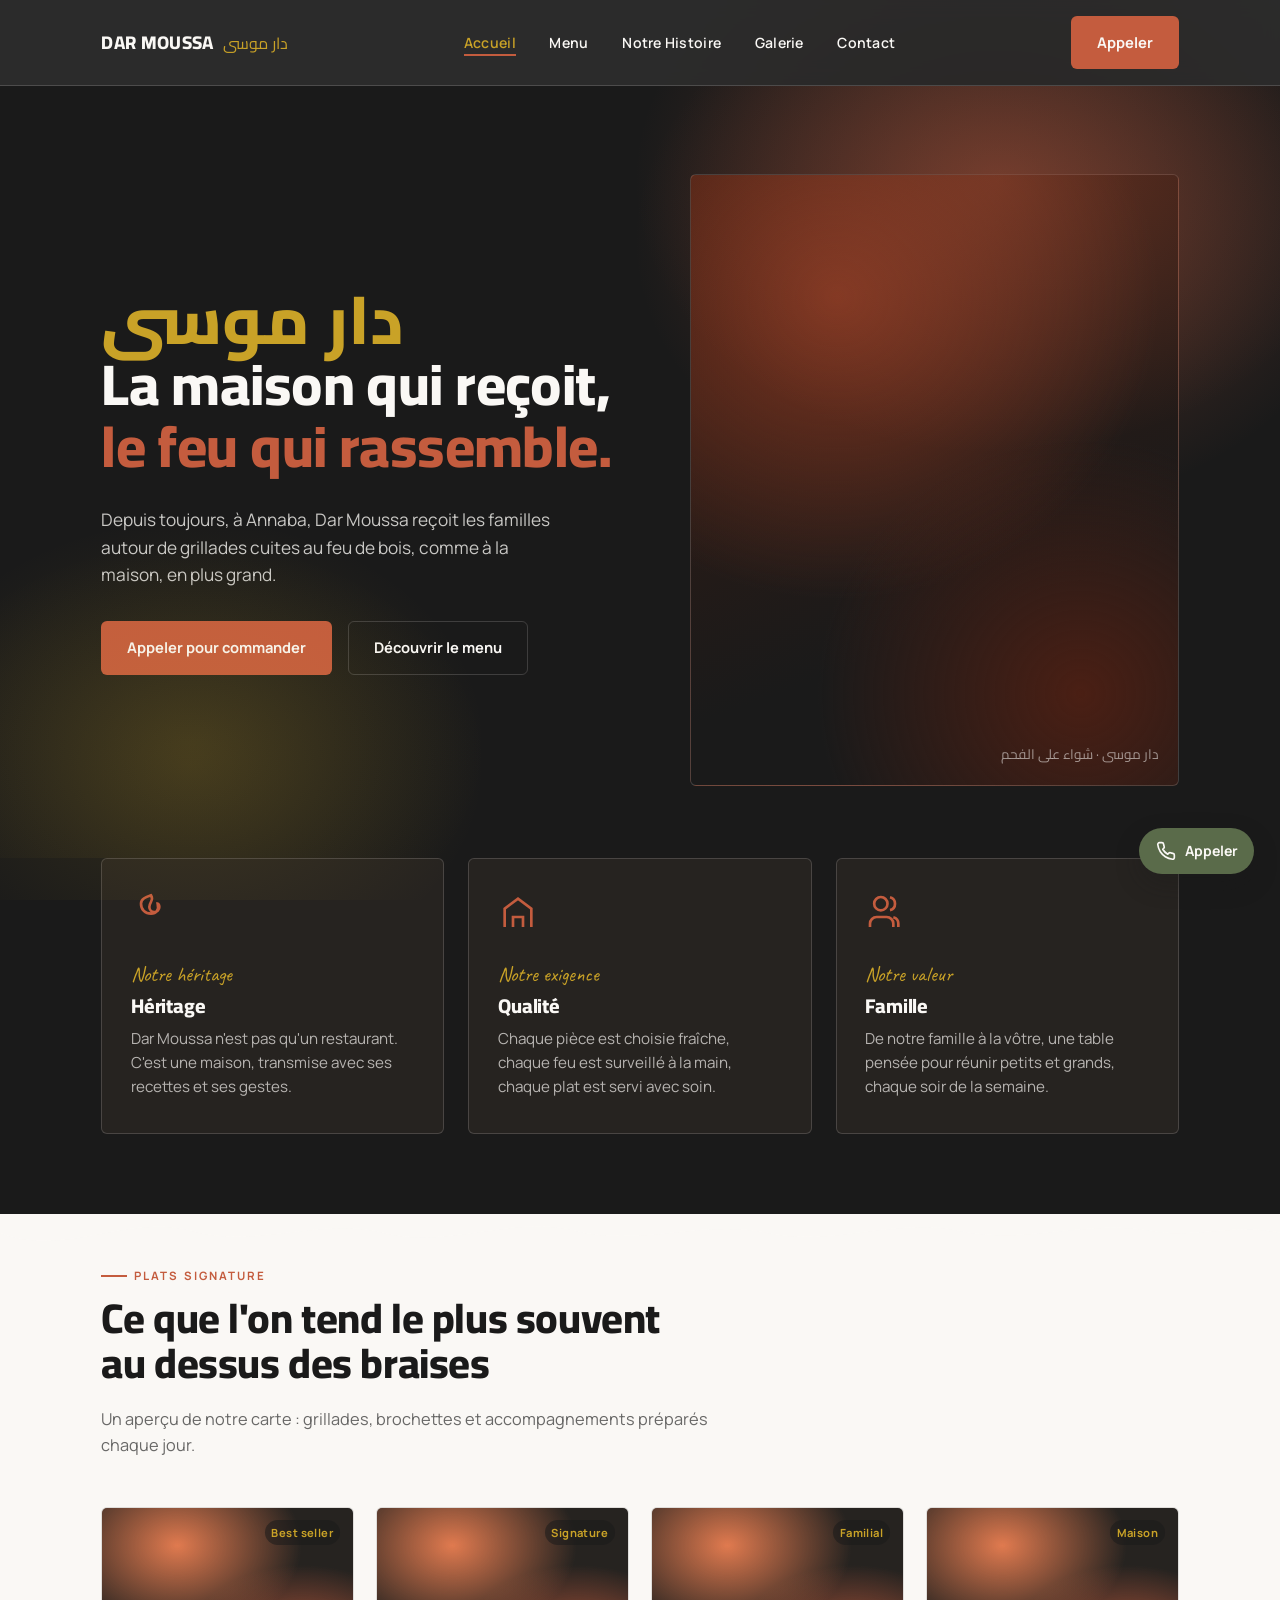
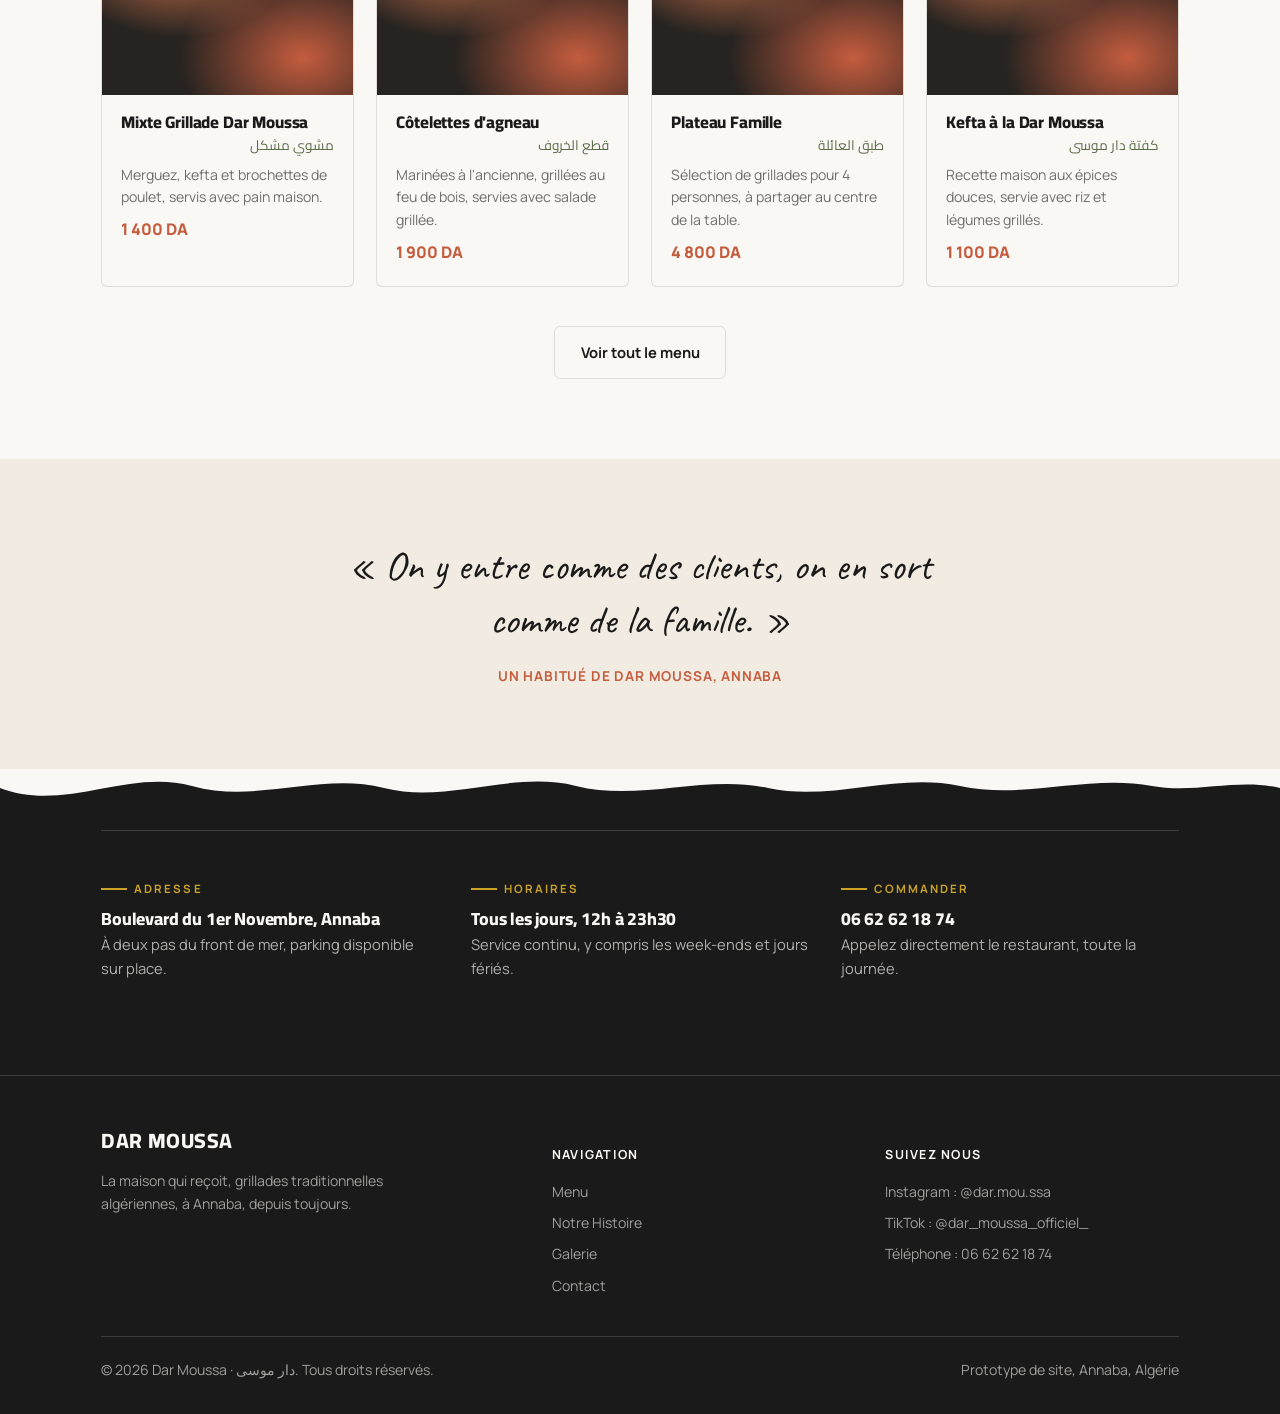
<file: index.html>
<!DOCTYPE html>
<html lang="fr">
<head>
<meta charset="UTF-8">
<meta name="viewport" content="width=device-width, initial-scale=1.0">
<title>Dar Moussa | دار موسى | Restaurant de Grillades, Annaba</title>
<meta name="description" content="Dar Moussa, la maison qui reçoit. Grillades traditionnelles algériennes au feu de bois, à Annaba. Commandez par téléphone.">
<link rel="preconnect" href="https://fonts.googleapis.com">
<link rel="preconnect" href="https://fonts.gstatic.com" crossorigin>
<link href="https://fonts.googleapis.com/css2?family=Cairo:wght@500;700;800&family=Manrope:wght@400;500;600;700;800&family=Caveat:wght@600;700&display=swap" rel="stylesheet">
<link rel="stylesheet" href="style.css">
</head>
<body>

<a href="#main" class="sr-only" style="position:absolute;left:-9999px;">Aller au contenu principal</a>

<header class="site-header">
  <nav class="nav">
    <a href="index.html" class="brand">
      <span class="brand-mark">DAR MOUSSA</span>
      <span class="brand-ar arabic">دار موسى</span>
    </a>
    <ul class="nav-links" id="navLinks">
      <li><a href="index.html" aria-current="page">Accueil</a></li>
      <li><a href="menu.html">Menu</a></li>
      <li><a href="about.html">Notre Histoire</a></li>
      <li><a href="gallery.html">Galerie</a></li>
      <li><a href="contact.html">Contact</a></li>
    </ul>
    <div class="nav-actions">
      <a href="tel:+213662621874" class="btn btn-primary">Appeler</a>
      <button class="nav-toggle" id="navToggle" aria-label="Ouvrir le menu" aria-expanded="false" aria-controls="navLinks">☰</button>
    </div>
  </nav>
</header>

<main id="main">

  <!-- HERO -->
  <section class="hero">
    <div class="hero-glow" aria-hidden="true"></div>
    <div class="container hero-grid">
      <div>
        <span class="hero-word-ar">دار موسى</span>
        <h1>La maison qui reçoit,<br><em>le feu qui rassemble.</em></h1>
        <p class="hero-lede">Depuis toujours, à Annaba, Dar Moussa reçoit les familles autour de grillades cuites au feu de bois, comme à la maison, en plus grand.</p>
        <div class="hero-actions">
          <a href="tel:+213662621874" class="btn btn-primary">Appeler pour commander</a>
          <a href="menu.html" class="btn btn-ghost">Découvrir le menu</a>
        </div>
      </div>
      <div class="hero-visual" aria-hidden="true">
        <span class="ember-particle"></span>
        <span class="ember-particle"></span>
        <span class="ember-particle"></span>
        <span class="ember-particle"></span>
      </div>
    </div>
  </section>

  <!-- PILLARS -->
  <section class="pillars">
    <div class="container">
      <div class="pillars-grid">
        <div class="pillar">
          <svg class="pillar-icon" viewBox="0 0 24 24" fill="none" stroke="currentColor" stroke-width="1.6"><path d="M12 2c2 3-1 4-1 7a3 3 0 1 0 6 0c0-1-.5-2-1-2 1 4-1 6-4 6-3.5 0-6-2.5-6-6C6 4 9 3 12 2Z"/></svg>
          <span class="pillar-fr">Notre héritage</span>
          <h3>Héritage</h3>
          <p>Dar Moussa n'est pas qu'un restaurant. C'est une maison, transmise avec ses recettes et ses gestes.</p>
        </div>
        <div class="pillar">
          <svg class="pillar-icon" viewBox="0 0 24 24" fill="none" stroke="currentColor" stroke-width="1.6"><path d="M4 21V10l8-6 8 6v11M9 21v-6h6v6"/></svg>
          <span class="pillar-fr">Notre exigence</span>
          <h3>Qualité</h3>
          <p>Chaque pièce est choisie fraîche, chaque feu est surveillé à la main, chaque plat est servi avec soin.</p>
        </div>
        <div class="pillar">
          <svg class="pillar-icon" viewBox="0 0 24 24" fill="none" stroke="currentColor" stroke-width="1.6"><path d="M17 21v-2a4 4 0 0 0-4-4H7a4 4 0 0 0-4 4v2M9.5 11a4 4 0 1 0 0-8 4 4 0 0 0 0 8ZM20 21v-2a4 4 0 0 0-3-3.87M15 3.13a4 4 0 0 1 0 7.75"/></svg>
          <span class="pillar-fr">Notre valeur</span>
          <h3>Famille</h3>
          <p>De notre famille à la vôtre, une table pensée pour réunir petits et grands, chaque soir de la semaine.</p>
        </div>
      </div>
    </div>
  </section>

  <svg class="smoke-edge to-ivory" viewBox="0 0 1200 46" preserveAspectRatio="none" aria-hidden="true"><path d="M0,20 C60,45 120,0 180,18 C240,36 300,4 360,20 C420,36 480,2 540,18 C600,34 660,6 720,20 C780,34 840,4 900,18 C960,32 1020,6 1080,18 C1120,26 1160,10 1200,20 L1200,46 L0,46 Z"/></svg>

  <!-- SIGNATURE DISHES -->
  <section class="section" style="padding-top:0;">
    <div class="container">
      <div class="section-head">
        <span class="eyebrow">Plats signature</span>
        <h2>Ce que l'on tend le plus souvent<br>au dessus des braises</h2>
        <p>Un aperçu de notre carte : grillades, brochettes et accompagnements préparés chaque jour.</p>
      </div>
      <div class="dish-row">
        <article class="dish-card">
          <div class="dish-thumb" aria-hidden="true"><span>Best seller</span></div>
          <div class="dish-body">
            <h4>Mixte Grillade Dar Moussa</h4>
            <span class="dish-ar arabic">مشوي مشكل</span>
            <p>Merguez, kefta et brochettes de poulet, servis avec pain maison.</p>
            <span class="dish-price">1 400 DA</span>
          </div>
        </article>
        <article class="dish-card">
          <div class="dish-thumb" aria-hidden="true"><span>Signature</span></div>
          <div class="dish-body">
            <h4>Côtelettes d'agneau</h4>
            <span class="dish-ar arabic">قطع الخروف</span>
            <p>Marinées à l'ancienne, grillées au feu de bois, servies avec salade grillée.</p>
            <span class="dish-price">1 900 DA</span>
          </div>
        </article>
        <article class="dish-card">
          <div class="dish-thumb" aria-hidden="true"><span>Familial</span></div>
          <div class="dish-body">
            <h4>Plateau Famille</h4>
            <span class="dish-ar arabic">طبق العائلة</span>
            <p>Sélection de grillades pour 4 personnes, à partager au centre de la table.</p>
            <span class="dish-price">4 800 DA</span>
          </div>
        </article>
        <article class="dish-card">
          <div class="dish-thumb" aria-hidden="true"><span>Maison</span></div>
          <div class="dish-body">
            <h4>Kefta à la Dar Moussa</h4>
            <span class="dish-ar arabic">كفتة دار موسى</span>
            <p>Recette maison aux épices douces, servie avec riz et légumes grillés.</p>
            <span class="dish-price">1 100 DA</span>
          </div>
        </article>
      </div>
      <div class="text-center" style="margin-top:2.4rem;">
        <a href="menu.html" class="btn btn-ghost-dark">Voir tout le menu</a>
      </div>
    </div>
  </section>

  <!-- QUOTE -->
  <section class="section section-ivory-dim">
    <div class="container quote-block">
      <blockquote>« On y entre comme des clients, on en sort comme de la famille. »</blockquote>
      <cite>Un habitué de Dar Moussa, Annaba</cite>
    </div>
  </section>

  <svg class="smoke-edge to-dark" viewBox="0 0 1200 46" preserveAspectRatio="none" aria-hidden="true"><path d="M0,20 C60,45 120,0 180,18 C240,36 300,4 360,20 C420,36 480,2 540,18 C600,34 660,6 720,20 C780,34 840,4 900,18 C960,32 1020,6 1080,18 C1120,26 1160,10 1200,20 L1200,46 L0,46 Z"/></svg>

  <!-- INFO STRIP -->
  <section class="section section-charcoal" style="padding-top:1rem;">
    <div class="hero-glow" aria-hidden="true" style="position:absolute;"></div>
    <div class="container">
      <div class="info-strip">
        <div class="info-item">
          <span class="eyebrow">Adresse</span>
          <h4>Boulevard du 1er Novembre, Annaba</h4>
          <p>À deux pas du front de mer, parking disponible sur place.</p>
        </div>
        <div class="info-item">
          <span class="eyebrow">Horaires</span>
          <h4>Tous les jours, 12h à 23h30</h4>
          <p>Service continu, y compris les week-ends et jours fériés.</p>
        </div>
        <div class="info-item">
          <span class="eyebrow">Commander</span>
          <h4>06 62 62 18 74</h4>
          <p>Appelez directement le restaurant, toute la journée.</p>
        </div>
      </div>
    </div>
  </section>

</main>

<footer class="site-footer">
  <div class="container">
    <div class="footer-grid">
      <div class="footer-brand">
        <span class="brand-mark">DAR MOUSSA</span>
        <p style="margin-top:0.8rem;max-width:32ch;">La maison qui reçoit, grillades traditionnelles algériennes, à Annaba, depuis toujours.</p>
      </div>
      <div>
        <h5>Navigation</h5>
        <ul>
          <li><a href="menu.html">Menu</a></li>
          <li><a href="about.html">Notre Histoire</a></li>
          <li><a href="gallery.html">Galerie</a></li>
          <li><a href="contact.html">Contact</a></li>
        </ul>
      </div>
      <div>
        <h5>Suivez nous</h5>
        <ul>
          <li><a href="https://instagram.com" target="_blank" rel="noopener">Instagram : @dar.mou.ssa</a></li>
          <li><a href="https://tiktok.com" target="_blank" rel="noopener">TikTok : @dar_moussa_officiel_</a></li>
          <li><a href="tel:+213662621874">Téléphone : 06 62 62 18 74</a></li>
        </ul>
      </div>
    </div>
    <div class="footer-bottom">
      <span>© 2026 Dar Moussa · دار موسى. Tous droits réservés.</span>
      <span>Prototype de site, Annaba, Algérie</span>
    </div>
  </div>
</footer>

<a href="tel:+213662621874" class="call-float" aria-label="Appeler Dar Moussa">
  <svg viewBox="0 0 24 24" fill="none" stroke="currentColor" stroke-width="2" stroke-linecap="round" stroke-linejoin="round"><path d="M22 16.92v3a2 2 0 0 1-2.18 2 19.79 19.79 0 0 1-8.63-3.07 19.5 19.5 0 0 1-6-6 19.79 19.79 0 0 1-3.07-8.67A2 2 0 0 1 4.11 2h3a2 2 0 0 1 2 1.72c.127.96.362 1.903.7 2.81a2 2 0 0 1-.45 2.11L8.09 9.91a16 16 0 0 0 6 6l1.27-1.27a2 2 0 0 1 2.11-.45c.907.338 1.85.573 2.81.7A2 2 0 0 1 22 16.92z"/></svg>
  Appeler
</a>

<script src="script.js"></script>
</body>
</html>
</file>
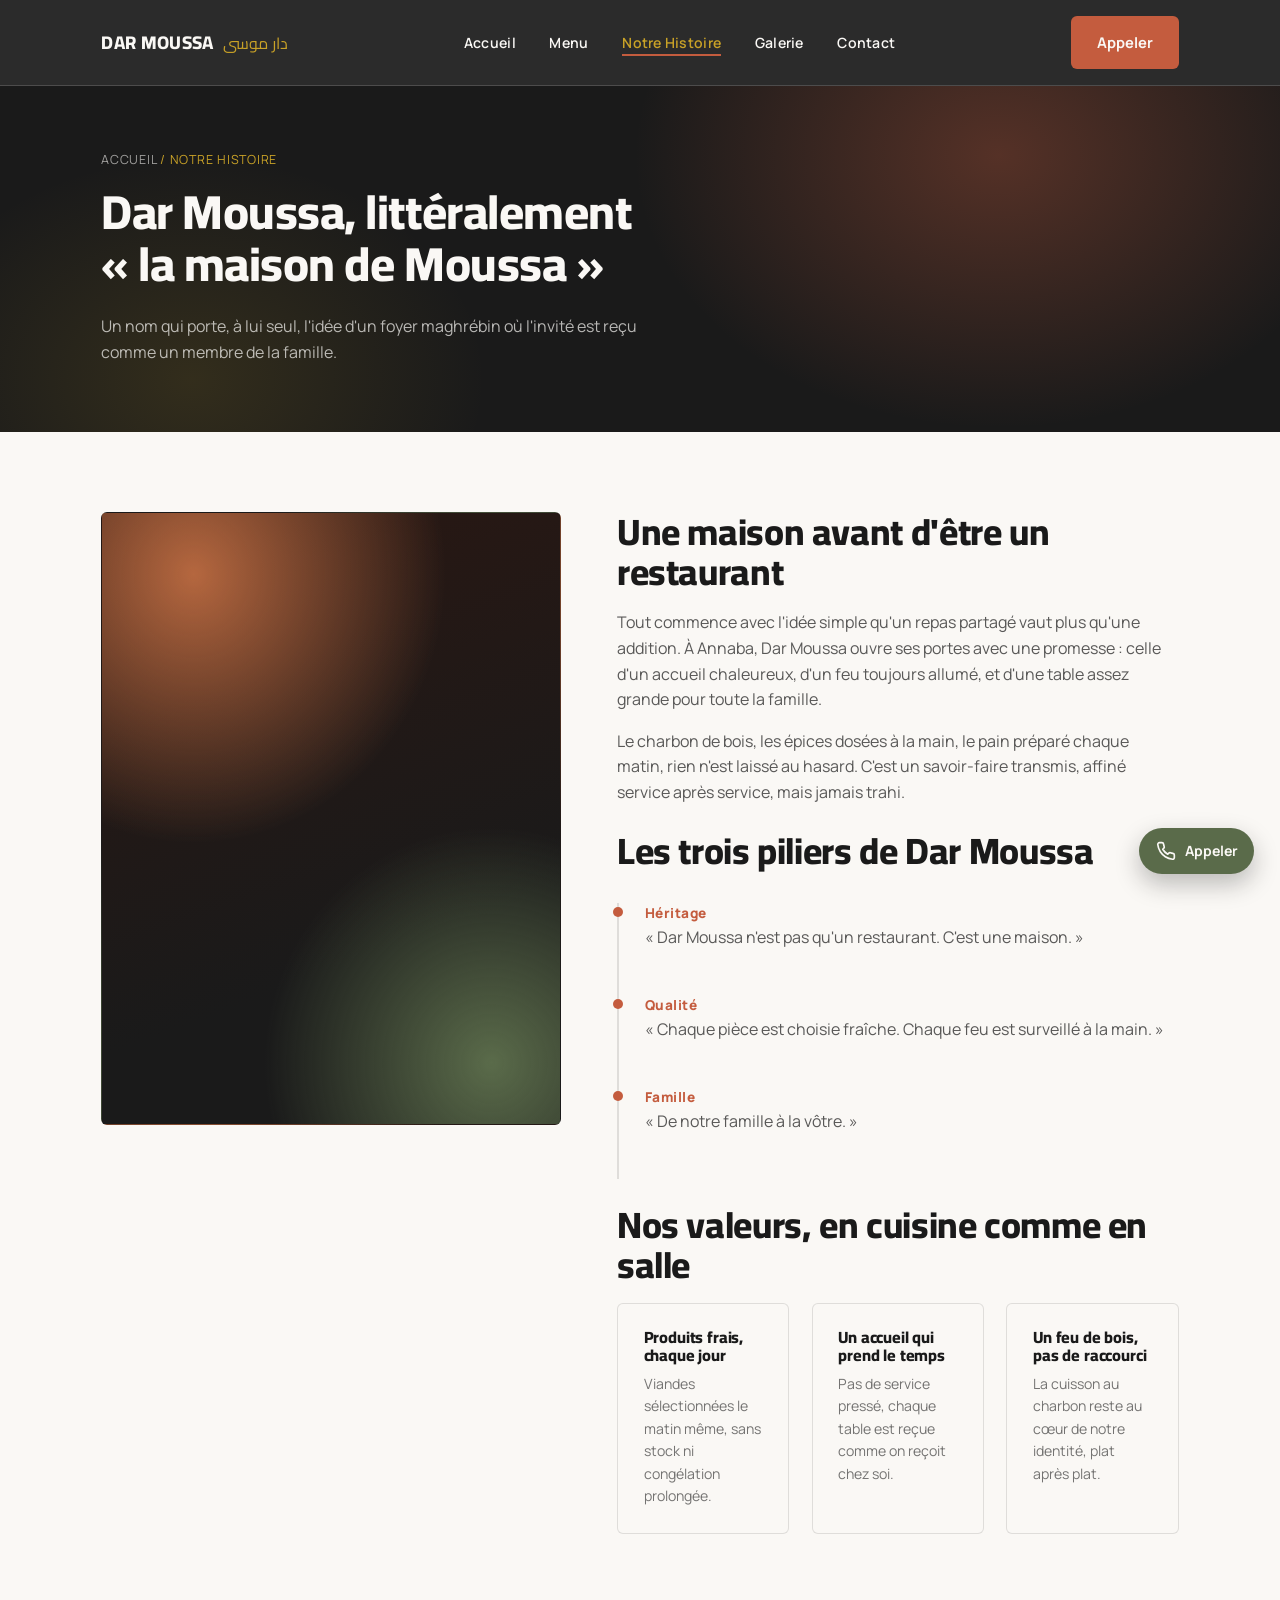
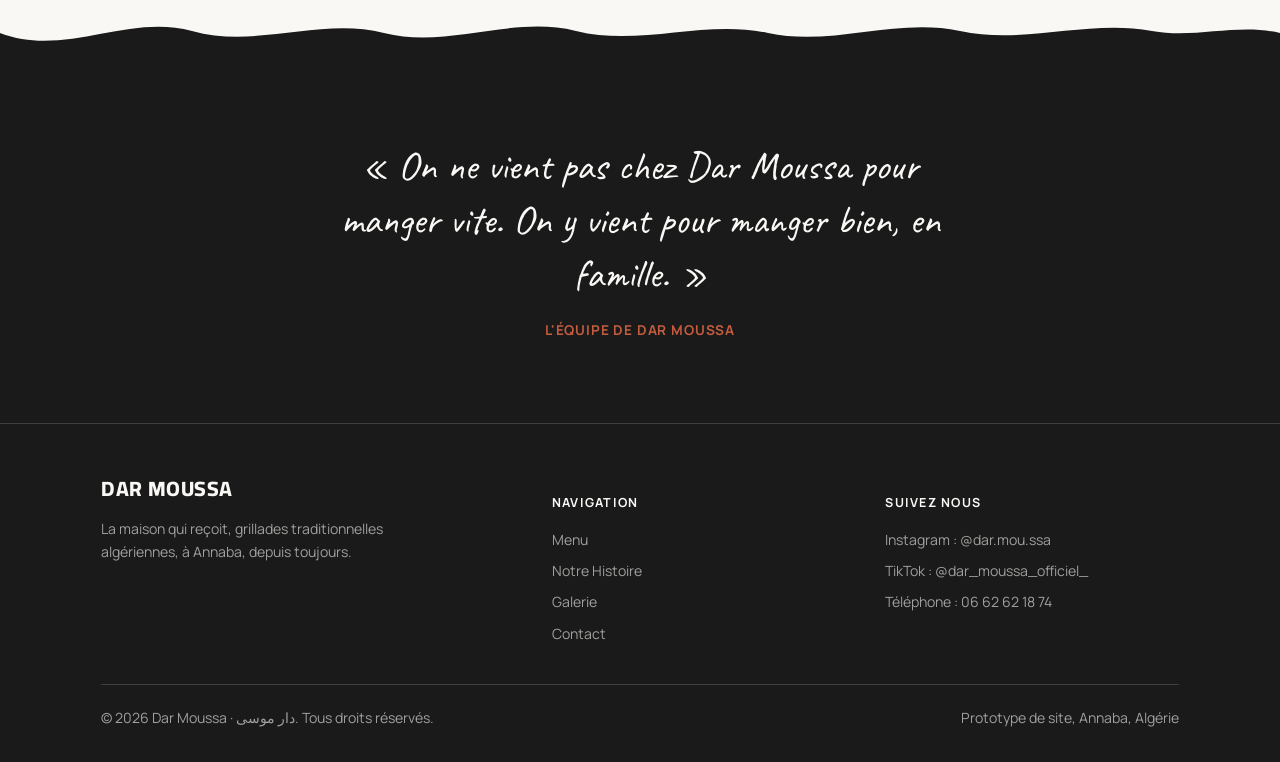
<file: about.html>
<!DOCTYPE html>
<html lang="fr">
<head>
<meta charset="UTF-8">
<meta name="viewport" content="width=device-width, initial-scale=1.0">
<title>Notre Histoire | Dar Moussa</title>
<meta name="description" content="L'histoire de Dar Moussa, maison de grillades familiale à Annaba : héritage, qualité et famille.">
<link rel="preconnect" href="https://fonts.googleapis.com">
<link rel="preconnect" href="https://fonts.gstatic.com" crossorigin>
<link href="https://fonts.googleapis.com/css2?family=Cairo:wght@500;700;800&family=Manrope:wght@400;500;600;700;800&family=Caveat:wght@600;700&display=swap" rel="stylesheet">
<link rel="stylesheet" href="style.css">
</head>
<body>

<header class="site-header">
  <nav class="nav">
    <a href="index.html" class="brand">
      <span class="brand-mark">DAR MOUSSA</span>
      <span class="brand-ar arabic">دار موسى</span>
    </a>
    <ul class="nav-links" id="navLinks">
      <li><a href="index.html">Accueil</a></li>
      <li><a href="menu.html">Menu</a></li>
      <li><a href="about.html" aria-current="page">Notre Histoire</a></li>
      <li><a href="gallery.html">Galerie</a></li>
      <li><a href="contact.html">Contact</a></li>
    </ul>
    <div class="nav-actions">
      <a href="tel:+213662621874" class="btn btn-primary">Appeler</a>
      <button class="nav-toggle" id="navToggle" aria-label="Ouvrir le menu" aria-expanded="false" aria-controls="navLinks">☰</button>
    </div>
  </nav>
</header>

<main id="main">

  <section class="page-banner">
    <div class="hero-glow" aria-hidden="true"></div>
    <div class="container">
      <div class="breadcrumb"><a href="index.html">Accueil</a> / Notre Histoire</div>
      <h1>Dar Moussa, littéralement<br>« la maison de Moussa »</h1>
      <p>Un nom qui porte, à lui seul, l'idée d'un foyer maghrébin où l'invité est reçu comme un membre de la famille.</p>
    </div>
  </section>

  <section class="section">
    <div class="container story-grid">
      <div class="story-visual" aria-hidden="true"></div>
      <div class="story-copy">
        <h2 class="mt-0">Une maison avant d'être un restaurant</h2>
        <p>Tout commence avec l'idée simple qu'un repas partagé vaut plus qu'une addition. À Annaba, Dar Moussa ouvre ses portes avec une promesse : celle d'un accueil chaleureux, d'un feu toujours allumé, et d'une table assez grande pour toute la famille.</p>
        <p>Le charbon de bois, les épices dosées à la main, le pain préparé chaque matin, rien n'est laissé au hasard. C'est un savoir-faire transmis, affiné service après service, mais jamais trahi.</p>

        <h2>Les trois piliers de Dar Moussa</h2>
        <ul class="timeline">
          <li>
            <span class="t-year">Héritage</span>
            <p>« Dar Moussa n'est pas qu'un restaurant. C'est une maison. »</p>
          </li>
          <li>
            <span class="t-year">Qualité</span>
            <p>« Chaque pièce est choisie fraîche. Chaque feu est surveillé à la main. »</p>
          </li>
          <li>
            <span class="t-year">Famille</span>
            <p>« De notre famille à la vôtre. »</p>
          </li>
        </ul>

        <h2>Nos valeurs, en cuisine comme en salle</h2>
        <div class="values-grid">
          <div class="value-card">
            <h4>Produits frais, chaque jour</h4>
            <p>Viandes sélectionnées le matin même, sans stock ni congélation prolongée.</p>
          </div>
          <div class="value-card">
            <h4>Un accueil qui prend le temps</h4>
            <p>Pas de service pressé, chaque table est reçue comme on reçoit chez soi.</p>
          </div>
          <div class="value-card">
            <h4>Un feu de bois, pas de raccourci</h4>
            <p>La cuisson au charbon reste au cœur de notre identité, plat après plat.</p>
          </div>
        </div>
      </div>
    </div>
  </section>

  <svg class="smoke-edge to-dark" viewBox="0 0 1200 46" preserveAspectRatio="none" aria-hidden="true"><path d="M0,20 C60,45 120,0 180,18 C240,36 300,4 360,20 C420,36 480,2 540,18 C600,34 660,6 720,20 C780,34 840,4 900,18 C960,32 1020,6 1080,18 C1120,26 1160,10 1200,20 L1200,46 L0,46 Z"/></svg>

  <section class="section section-charcoal">
    <div class="container quote-block">
      <blockquote style="color:var(--ivory);">« On ne vient pas chez Dar Moussa pour manger vite. On y vient pour manger bien, en famille. »</blockquote>
      <cite>L'équipe de Dar Moussa</cite>
    </div>
  </section>

</main>

<footer class="site-footer">
  <div class="container">
    <div class="footer-grid">
      <div class="footer-brand">
        <span class="brand-mark">DAR MOUSSA</span>
        <p style="margin-top:0.8rem;max-width:32ch;">La maison qui reçoit, grillades traditionnelles algériennes, à Annaba, depuis toujours.</p>
      </div>
      <div>
        <h5>Navigation</h5>
        <ul>
          <li><a href="menu.html">Menu</a></li>
          <li><a href="about.html">Notre Histoire</a></li>
          <li><a href="gallery.html">Galerie</a></li>
          <li><a href="contact.html">Contact</a></li>
        </ul>
      </div>
      <div>
        <h5>Suivez nous</h5>
        <ul>
          <li><a href="https://instagram.com" target="_blank" rel="noopener">Instagram : @dar.mou.ssa</a></li>
          <li><a href="https://tiktok.com" target="_blank" rel="noopener">TikTok : @dar_moussa_officiel_</a></li>
          <li><a href="tel:+213662621874">Téléphone : 06 62 62 18 74</a></li>
        </ul>
      </div>
    </div>
    <div class="footer-bottom">
      <span>© 2026 Dar Moussa · دار موسى. Tous droits réservés.</span>
      <span>Prototype de site, Annaba, Algérie</span>
    </div>
  </div>
</footer>

<a href="tel:+213662621874" class="call-float" aria-label="Appeler Dar Moussa">
  <svg viewBox="0 0 24 24" fill="none" stroke="currentColor" stroke-width="2" stroke-linecap="round" stroke-linejoin="round"><path d="M22 16.92v3a2 2 0 0 1-2.18 2 19.79 19.79 0 0 1-8.63-3.07 19.5 19.5 0 0 1-6-6 19.79 19.79 0 0 1-3.07-8.67A2 2 0 0 1 4.11 2h3a2 2 0 0 1 2 1.72c.127.96.362 1.903.7 2.81a2 2 0 0 1-.45 2.11L8.09 9.91a16 16 0 0 0 6 6l1.27-1.27a2 2 0 0 1 2.11-.45c.907.338 1.85.573 2.81.7A2 2 0 0 1 22 16.92z"/></svg>
  Appeler
</a>

<script src="script.js"></script>
</body>
</html>
</file>
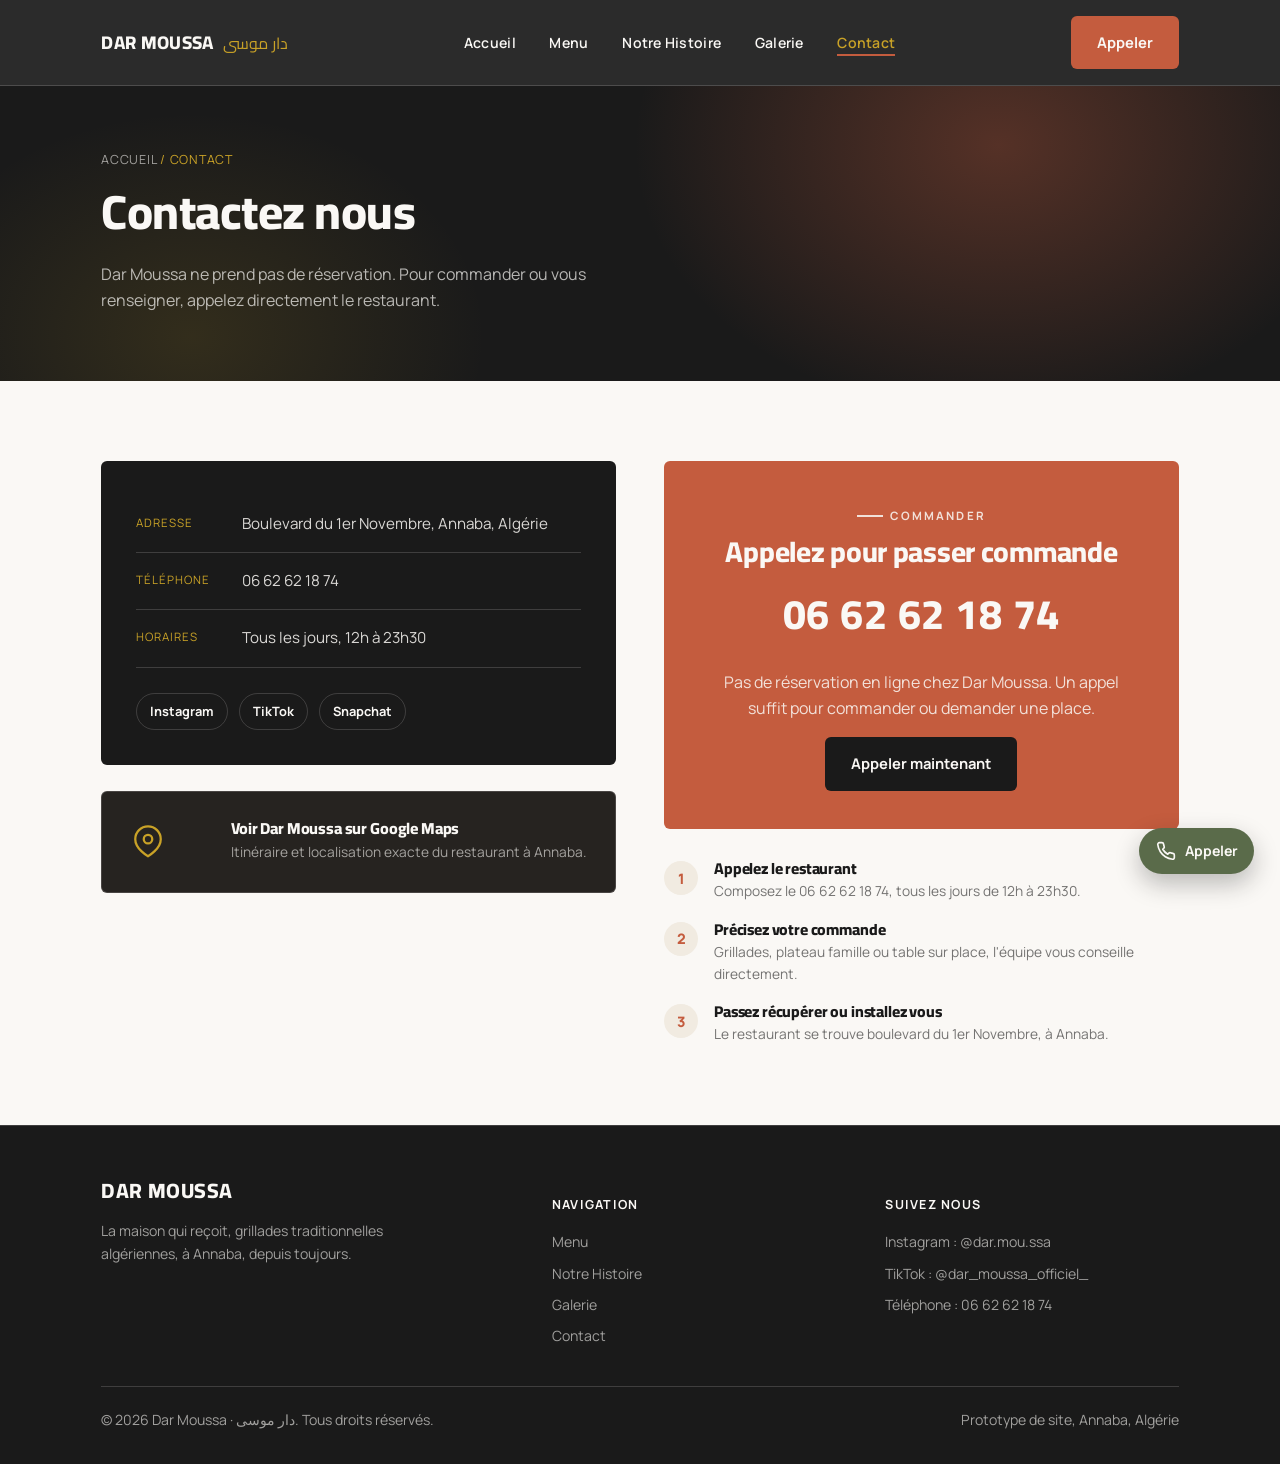
<file: contact.html>
<!DOCTYPE html>
<html lang="fr">
<head>
<meta charset="UTF-8">
<meta name="viewport" content="width=device-width, initial-scale=1.0">
<title>Contact | Dar Moussa</title>
<meta name="description" content="Contactez Dar Moussa à Annaba. Commandez directement par téléphone.">
<link rel="preconnect" href="https://fonts.googleapis.com">
<link rel="preconnect" href="https://fonts.gstatic.com" crossorigin>
<link href="https://fonts.googleapis.com/css2?family=Cairo:wght@500;700;800&family=Manrope:wght@400;500;600;700;800&family=Caveat:wght@600;700&display=swap" rel="stylesheet">
<link rel="stylesheet" href="style.css">
</head>
<body>

<header class="site-header">
  <nav class="nav">
    <a href="index.html" class="brand">
      <span class="brand-mark">DAR MOUSSA</span>
      <span class="brand-ar arabic">دار موسى</span>
    </a>
    <ul class="nav-links" id="navLinks">
      <li><a href="index.html">Accueil</a></li>
      <li><a href="menu.html">Menu</a></li>
      <li><a href="about.html">Notre Histoire</a></li>
      <li><a href="gallery.html">Galerie</a></li>
      <li><a href="contact.html" aria-current="page">Contact</a></li>
    </ul>
    <div class="nav-actions">
      <a href="tel:+213662621874" class="btn btn-primary">Appeler</a>
      <button class="nav-toggle" id="navToggle" aria-label="Ouvrir le menu" aria-expanded="false" aria-controls="navLinks">☰</button>
    </div>
  </nav>
</header>

<main id="main">

  <section class="page-banner">
    <div class="hero-glow" aria-hidden="true"></div>
    <div class="container">
      <div class="breadcrumb"><a href="index.html">Accueil</a> / Contact</div>
      <h1>Contactez nous</h1>
      <p>Dar Moussa ne prend pas de réservation. Pour commander ou vous renseigner, appelez directement le restaurant.</p>
    </div>
  </section>

  <section class="section">
    <div class="container contact-grid">

      <div>
        <div class="contact-card">
          <div class="contact-line">
            <span class="ci-label">Adresse</span>
            <span class="ci-value">Boulevard du 1er Novembre, Annaba, Algérie</span>
          </div>
          <div class="contact-line">
            <span class="ci-label">Téléphone</span>
            <span class="ci-value"><a href="tel:+213662621874">06 62 62 18 74</a></span>
          </div>
          <div class="contact-line">
            <span class="ci-label">Horaires</span>
            <span class="ci-value">Tous les jours, 12h à 23h30</span>
          </div>
          <div class="social-row">
            <a href="https://instagram.com" class="social-pill" target="_blank" rel="noopener">Instagram</a>
            <a href="https://tiktok.com" class="social-pill" target="_blank" rel="noopener">TikTok</a>
            <a href="https://snapchat.com" class="social-pill" target="_blank" rel="noopener">Snapchat</a>
          </div>
        </div>

        <a href="https://maps.app.goo.gl/uxJ5SKSkVdxBwVWA7" class="map-link-card" target="_blank" rel="noopener">
          <svg viewBox="0 0 24 24" fill="none" stroke="currentColor" stroke-width="1.6"><path d="M21 10c0 7-9 12-9 12s-9-5-9-12a9 9 0 0 1 18 0Z"/><circle cx="12" cy="10" r="3"/></svg>
          <div class="map-link-text">
            <h4>Voir Dar Moussa sur Google Maps</h4>
            <p>Itinéraire et localisation exacte du restaurant à Annaba.</p>
          </div>
        </a>
      </div>

      <div>
        <div class="order-card">
          <span class="eyebrow">Commander</span>
          <h2>Appelez pour passer commande</h2>
          <span class="phone-number">06 62 62 18 74</span>
          <p>Pas de réservation en ligne chez Dar Moussa. Un appel suffit pour commander ou demander une place.</p>
          <a href="tel:+213662621874" class="btn btn-primary">Appeler maintenant</a>
        </div>

        <ul class="order-steps">
          <li>
            <span class="step-num">1</span>
            <div>
              <h4>Appelez le restaurant</h4>
              <p>Composez le 06 62 62 18 74, tous les jours de 12h à 23h30.</p>
            </div>
          </li>
          <li>
            <span class="step-num">2</span>
            <div>
              <h4>Précisez votre commande</h4>
              <p>Grillades, plateau famille ou table sur place, l'équipe vous conseille directement.</p>
            </div>
          </li>
          <li>
            <span class="step-num">3</span>
            <div>
              <h4>Passez récupérer ou installez vous</h4>
              <p>Le restaurant se trouve boulevard du 1er Novembre, à Annaba.</p>
            </div>
          </li>
        </ul>
      </div>

    </div>
  </section>

</main>

<footer class="site-footer">
  <div class="container">
    <div class="footer-grid">
      <div class="footer-brand">
        <span class="brand-mark">DAR MOUSSA</span>
        <p style="margin-top:0.8rem;max-width:32ch;">La maison qui reçoit, grillades traditionnelles algériennes, à Annaba, depuis toujours.</p>
      </div>
      <div>
        <h5>Navigation</h5>
        <ul>
          <li><a href="menu.html">Menu</a></li>
          <li><a href="about.html">Notre Histoire</a></li>
          <li><a href="gallery.html">Galerie</a></li>
          <li><a href="contact.html">Contact</a></li>
        </ul>
      </div>
      <div>
        <h5>Suivez nous</h5>
        <ul>
          <li><a href="https://instagram.com" target="_blank" rel="noopener">Instagram : @dar.mou.ssa</a></li>
          <li><a href="https://tiktok.com" target="_blank" rel="noopener">TikTok : @dar_moussa_officiel_</a></li>
          <li><a href="tel:+213662621874">Téléphone : 06 62 62 18 74</a></li>
        </ul>
      </div>
    </div>
    <div class="footer-bottom">
      <span>© 2026 Dar Moussa · دار موسى. Tous droits réservés.</span>
      <span>Prototype de site, Annaba, Algérie</span>
    </div>
  </div>
</footer>

<a href="tel:+213662621874" class="call-float" aria-label="Appeler Dar Moussa">
  <svg viewBox="0 0 24 24" fill="none" stroke="currentColor" stroke-width="2" stroke-linecap="round" stroke-linejoin="round"><path d="M22 16.92v3a2 2 0 0 1-2.18 2 19.79 19.79 0 0 1-8.63-3.07 19.5 19.5 0 0 1-6-6 19.79 19.79 0 0 1-3.07-8.67A2 2 0 0 1 4.11 2h3a2 2 0 0 1 2 1.72c.127.96.362 1.903.7 2.81a2 2 0 0 1-.45 2.11L8.09 9.91a16 16 0 0 0 6 6l1.27-1.27a2 2 0 0 1 2.11-.45c.907.338 1.85.573 2.81.7A2 2 0 0 1 22 16.92z"/></svg>
  Appeler
</a>

<script src="script.js"></script>
</body>
</html>
</file>
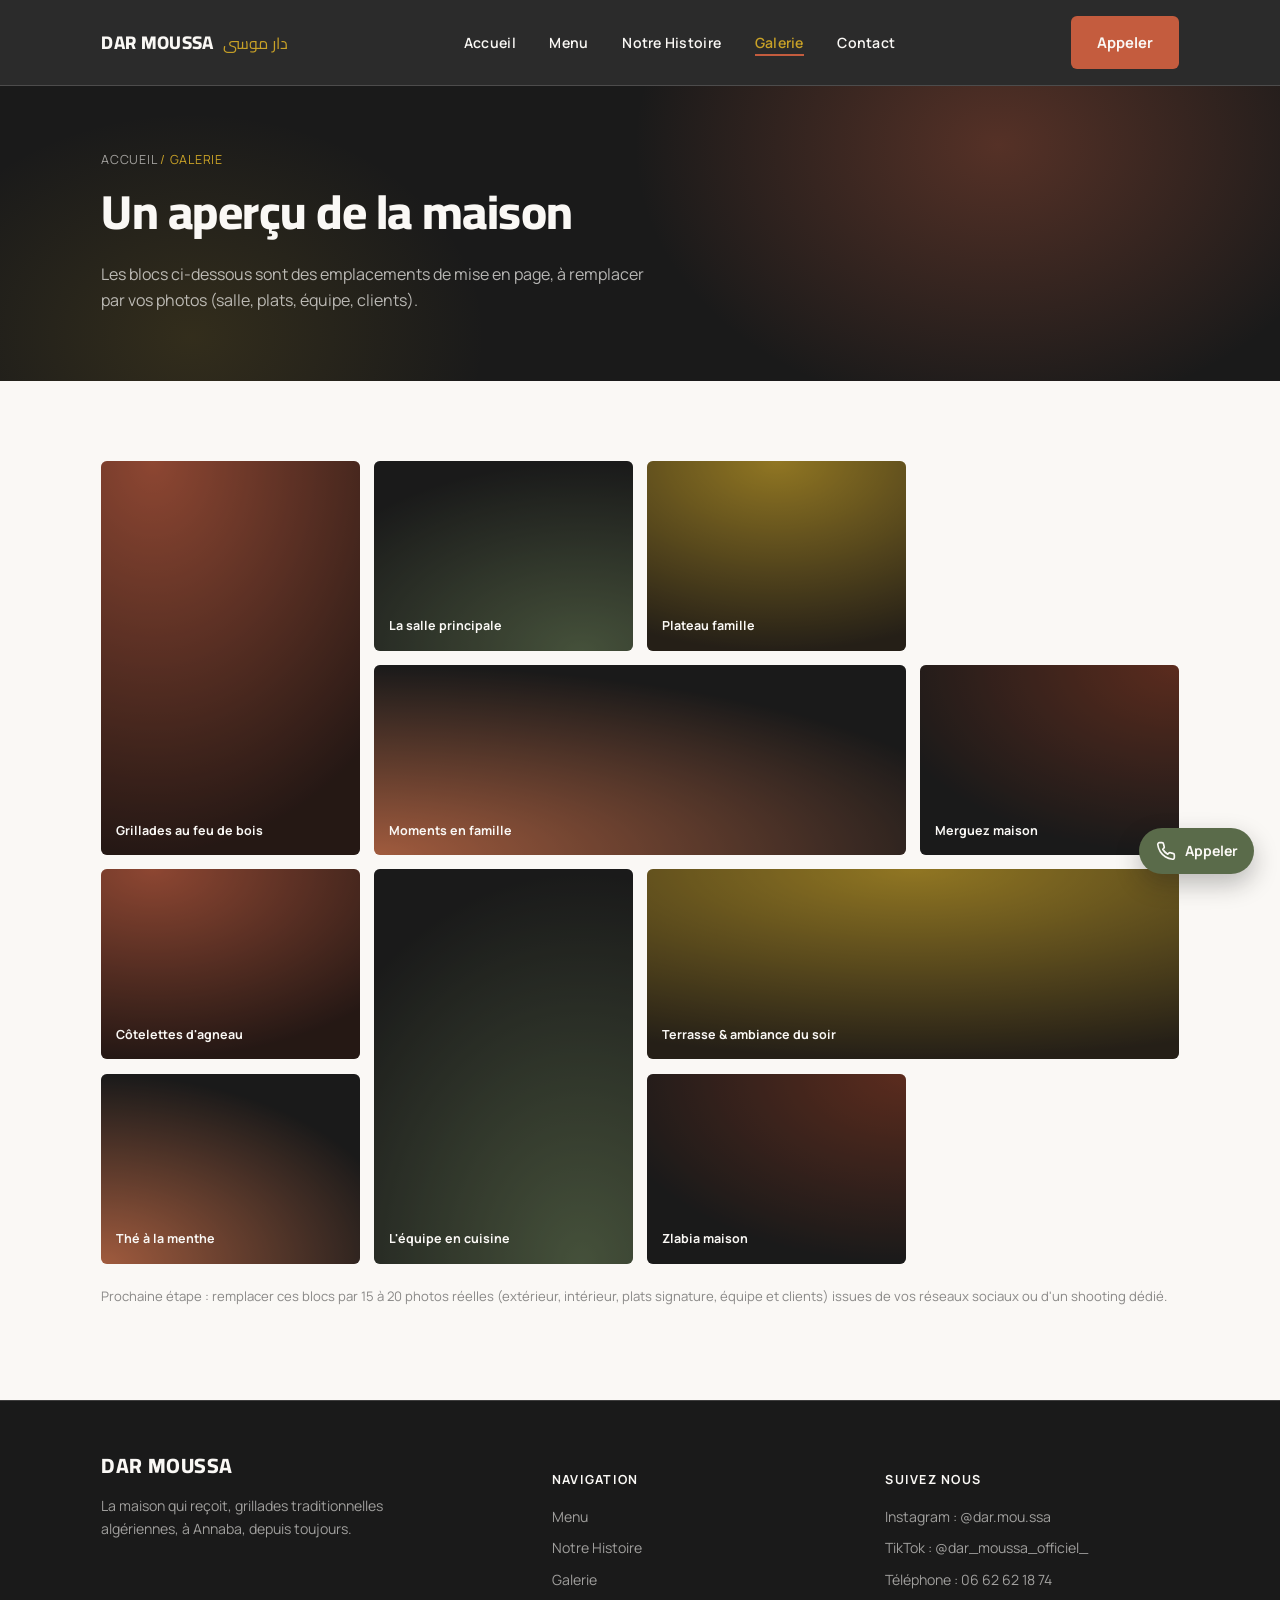
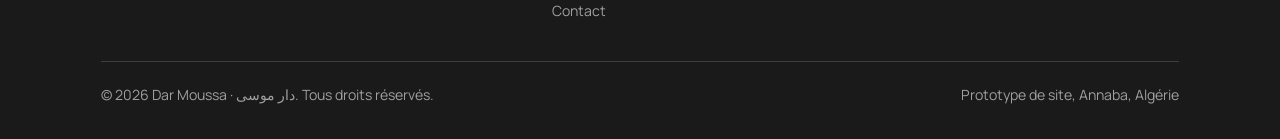
<file: gallery.html>
<!DOCTYPE html>
<html lang="fr">
<head>
<meta charset="UTF-8">
<meta name="viewport" content="width=device-width, initial-scale=1.0">
<title>Galerie | Dar Moussa</title>
<meta name="description" content="Aperçu en images de Dar Moussa : la salle, les grillades et l'ambiance familiale.">
<link rel="preconnect" href="https://fonts.googleapis.com">
<link rel="preconnect" href="https://fonts.gstatic.com" crossorigin>
<link href="https://fonts.googleapis.com/css2?family=Cairo:wght@500;700;800&family=Manrope:wght@400;500;600;700;800&family=Caveat:wght@600;700&display=swap" rel="stylesheet">
<link rel="stylesheet" href="style.css">
</head>
<body>

<header class="site-header">
  <nav class="nav">
    <a href="index.html" class="brand">
      <span class="brand-mark">DAR MOUSSA</span>
      <span class="brand-ar arabic">دار موسى</span>
    </a>
    <ul class="nav-links" id="navLinks">
      <li><a href="index.html">Accueil</a></li>
      <li><a href="menu.html">Menu</a></li>
      <li><a href="about.html">Notre Histoire</a></li>
      <li><a href="gallery.html" aria-current="page">Galerie</a></li>
      <li><a href="contact.html">Contact</a></li>
    </ul>
    <div class="nav-actions">
      <a href="tel:+213662621874" class="btn btn-primary">Appeler</a>
      <button class="nav-toggle" id="navToggle" aria-label="Ouvrir le menu" aria-expanded="false" aria-controls="navLinks">☰</button>
    </div>
  </nav>
</header>

<main id="main">

  <section class="page-banner">
    <div class="hero-glow" aria-hidden="true"></div>
    <div class="container">
      <div class="breadcrumb"><a href="index.html">Accueil</a> / Galerie</div>
      <h1>Un aperçu de la maison</h1>
      <p>Les blocs ci-dessous sont des emplacements de mise en page, à remplacer par vos photos (salle, plats, équipe, clients).</p>
    </div>
  </section>

  <section class="section">
    <div class="container">
      <div class="gallery-grid">
        <div class="g-item g-tone-1 tall"><span>Grillades au feu de bois</span></div>
        <div class="g-item g-tone-2"><span>La salle principale</span></div>
        <div class="g-item g-tone-3"><span>Plateau famille</span></div>
        <div class="g-item g-tone-4 wide"><span>Moments en famille</span></div>
        <div class="g-item g-tone-5"><span>Merguez maison</span></div>
        <div class="g-item g-tone-1"><span>Côtelettes d'agneau</span></div>
        <div class="g-item g-tone-2 tall"><span>L'équipe en cuisine</span></div>
        <div class="g-item g-tone-3 wide"><span>Terrasse &amp; ambiance du soir</span></div>
        <div class="g-item g-tone-4"><span>Thé à la menthe</span></div>
        <div class="g-item g-tone-5"><span>Zlabia maison</span></div>
      </div>
      <p class="gallery-note">Prochaine étape : remplacer ces blocs par 15 à 20 photos réelles (extérieur, intérieur, plats signature, équipe et clients) issues de vos réseaux sociaux ou d'un shooting dédié.</p>
    </div>
  </section>

</main>

<footer class="site-footer">
  <div class="container">
    <div class="footer-grid">
      <div class="footer-brand">
        <span class="brand-mark">DAR MOUSSA</span>
        <p style="margin-top:0.8rem;max-width:32ch;">La maison qui reçoit, grillades traditionnelles algériennes, à Annaba, depuis toujours.</p>
      </div>
      <div>
        <h5>Navigation</h5>
        <ul>
          <li><a href="menu.html">Menu</a></li>
          <li><a href="about.html">Notre Histoire</a></li>
          <li><a href="gallery.html">Galerie</a></li>
          <li><a href="contact.html">Contact</a></li>
        </ul>
      </div>
      <div>
        <h5>Suivez nous</h5>
        <ul>
          <li><a href="https://instagram.com" target="_blank" rel="noopener">Instagram : @dar.mou.ssa</a></li>
          <li><a href="https://tiktok.com" target="_blank" rel="noopener">TikTok : @dar_moussa_officiel_</a></li>
          <li><a href="tel:+213662621874">Téléphone : 06 62 62 18 74</a></li>
        </ul>
      </div>
    </div>
    <div class="footer-bottom">
      <span>© 2026 Dar Moussa · دار موسى. Tous droits réservés.</span>
      <span>Prototype de site, Annaba, Algérie</span>
    </div>
  </div>
</footer>

<a href="tel:+213662621874" class="call-float" aria-label="Appeler Dar Moussa">
  <svg viewBox="0 0 24 24" fill="none" stroke="currentColor" stroke-width="2" stroke-linecap="round" stroke-linejoin="round"><path d="M22 16.92v3a2 2 0 0 1-2.18 2 19.79 19.79 0 0 1-8.63-3.07 19.5 19.5 0 0 1-6-6 19.79 19.79 0 0 1-3.07-8.67A2 2 0 0 1 4.11 2h3a2 2 0 0 1 2 1.72c.127.96.362 1.903.7 2.81a2 2 0 0 1-.45 2.11L8.09 9.91a16 16 0 0 0 6 6l1.27-1.27a2 2 0 0 1 2.11-.45c.907.338 1.85.573 2.81.7A2 2 0 0 1 22 16.92z"/></svg>
  Appeler
</a>

<script src="script.js"></script>
</body>
</html>
</file>
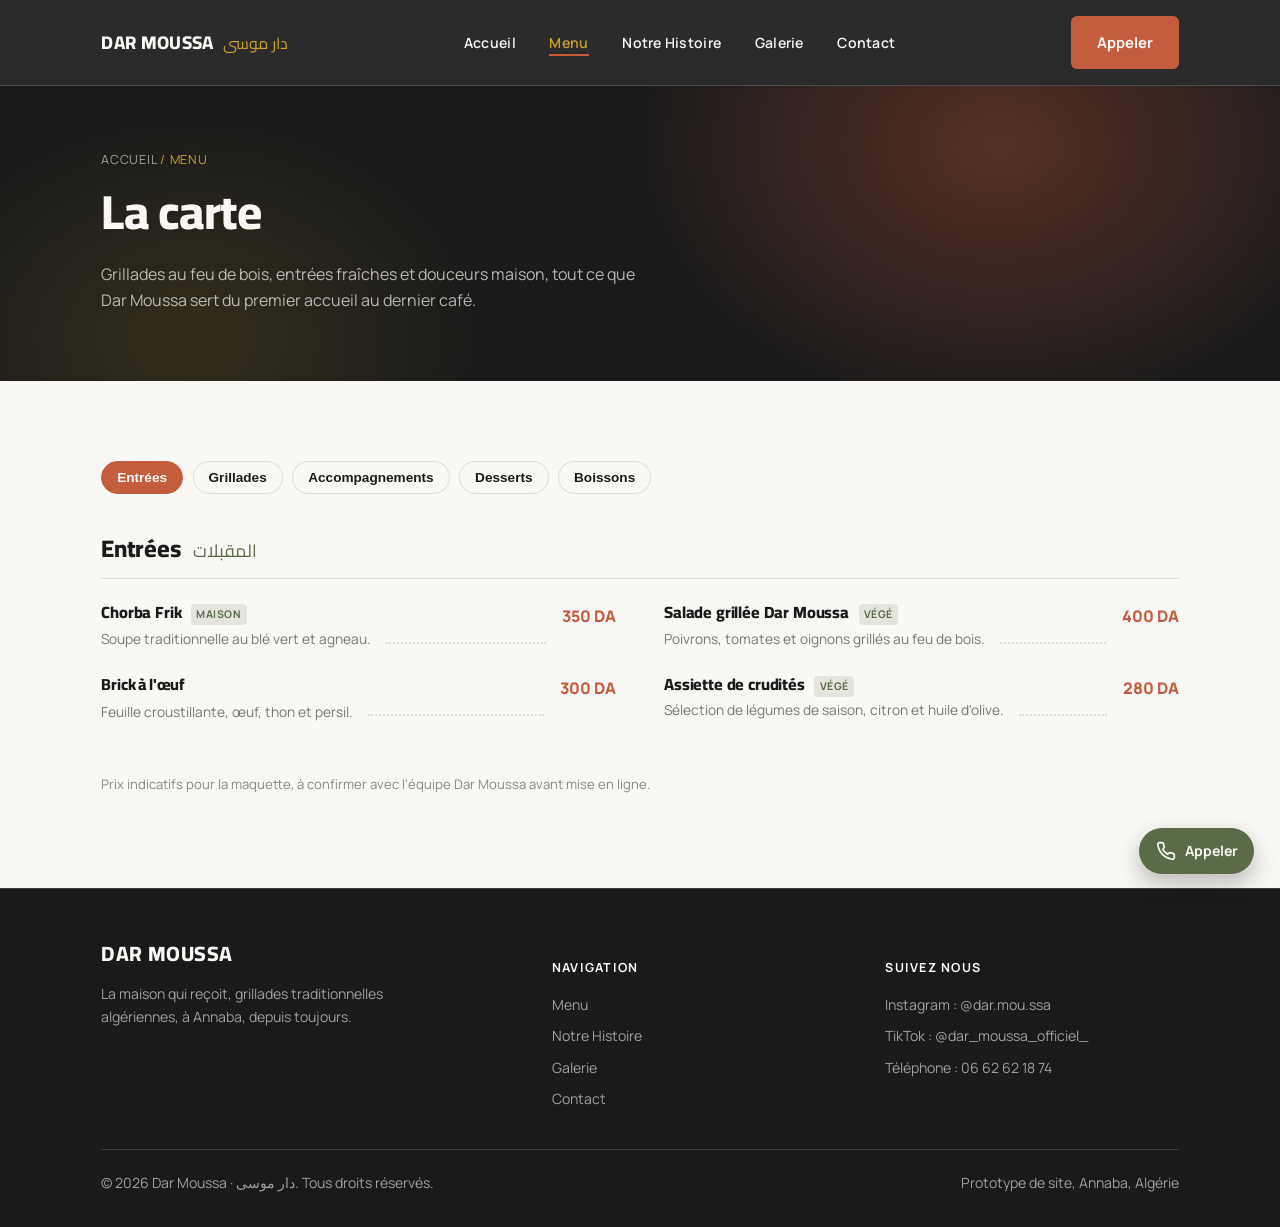
<file: menu.html>
<!DOCTYPE html>
<html lang="fr">
<head>
<meta charset="UTF-8">
<meta name="viewport" content="width=device-width, initial-scale=1.0">
<title>Menu | Dar Moussa | Grillades &amp; Spécialités</title>
<meta name="description" content="La carte de Dar Moussa : grillades, entrées, accompagnements et desserts maison à Annaba.">
<link rel="preconnect" href="https://fonts.googleapis.com">
<link rel="preconnect" href="https://fonts.gstatic.com" crossorigin>
<link href="https://fonts.googleapis.com/css2?family=Cairo:wght@500;700;800&family=Manrope:wght@400;500;600;700;800&family=Caveat:wght@600;700&display=swap" rel="stylesheet">
<link rel="stylesheet" href="style.css">
</head>
<body>

<header class="site-header">
  <nav class="nav">
    <a href="index.html" class="brand">
      <span class="brand-mark">DAR MOUSSA</span>
      <span class="brand-ar arabic">دار موسى</span>
    </a>
    <ul class="nav-links" id="navLinks">
      <li><a href="index.html">Accueil</a></li>
      <li><a href="menu.html" aria-current="page">Menu</a></li>
      <li><a href="about.html">Notre Histoire</a></li>
      <li><a href="gallery.html">Galerie</a></li>
      <li><a href="contact.html">Contact</a></li>
    </ul>
    <div class="nav-actions">
      <a href="tel:+213662621874" class="btn btn-primary">Appeler</a>
      <button class="nav-toggle" id="navToggle" aria-label="Ouvrir le menu" aria-expanded="false" aria-controls="navLinks">☰</button>
    </div>
  </nav>
</header>

<main id="main">

  <section class="page-banner">
    <div class="hero-glow" aria-hidden="true"></div>
    <div class="container">
      <div class="breadcrumb"><a href="index.html">Accueil</a> / Menu</div>
      <h1>La carte</h1>
      <p>Grillades au feu de bois, entrées fraîches et douceurs maison, tout ce que Dar Moussa sert du premier accueil au dernier café.</p>
    </div>
  </section>

  <section class="section">
    <div class="container">

      <div class="menu-tabs" role="tablist" aria-label="Filtrer le menu par catégorie">
        <button class="menu-tab active" data-target="cat-entrees">Entrées</button>
        <button class="menu-tab" data-target="cat-grillades">Grillades</button>
        <button class="menu-tab" data-target="cat-accompagnements">Accompagnements</button>
        <button class="menu-tab" data-target="cat-desserts">Desserts</button>
        <button class="menu-tab" data-target="cat-boissons">Boissons</button>
      </div>

      <div class="menu-category" id="cat-entrees">
        <div class="menu-category-title">
          <h3>Entrées</h3>
          <span class="arabic">المقبلات</span>
        </div>
        <div class="menu-list">
          <div class="menu-item">
            <div class="menu-item-name">
              <div>
                <div class="menu-item-name"><h4>Chorba Frik</h4><span class="menu-item-tag">Maison</span></div>
                <p class="menu-item-desc">Soupe traditionnelle au blé vert et agneau.</p>
              </div>
            </div>
            <span class="menu-item-dots"></span>
            <span class="menu-item-price">350 DA</span>
          </div>
          <div class="menu-item">
            <div>
              <div class="menu-item-name"><h4>Salade grillée Dar Moussa</h4><span class="menu-item-tag">Végé</span></div>
              <p class="menu-item-desc">Poivrons, tomates et oignons grillés au feu de bois.</p>
            </div>
            <span class="menu-item-dots"></span>
            <span class="menu-item-price">400 DA</span>
          </div>
          <div class="menu-item">
            <div>
              <h4>Brick à l'œuf</h4>
              <p class="menu-item-desc">Feuille croustillante, œuf, thon et persil.</p>
            </div>
            <span class="menu-item-dots"></span>
            <span class="menu-item-price">300 DA</span>
          </div>
          <div class="menu-item">
            <div>
              <div class="menu-item-name"><h4>Assiette de crudités</h4><span class="menu-item-tag">Végé</span></div>
              <p class="menu-item-desc">Sélection de légumes de saison, citron et huile d'olive.</p>
            </div>
            <span class="menu-item-dots"></span>
            <span class="menu-item-price">280 DA</span>
          </div>
        </div>
      </div>

      <div class="menu-category" id="cat-grillades">
        <div class="menu-category-title">
          <h3>Grillades</h3>
          <span class="arabic">المشاوي</span>
        </div>
        <div class="menu-list">
          <div class="menu-item">
            <div>
              <div class="menu-item-name"><h4>Mixte Grillade Dar Moussa</h4><span class="menu-item-tag">Best-seller</span></div>
              <p class="menu-item-desc">Merguez, kefta et brochettes de poulet, pain maison.</p>
            </div>
            <span class="menu-item-dots"></span>
            <span class="menu-item-price">1 400 DA</span>
          </div>
          <div class="menu-item">
            <div>
              <h4>Côtelettes d'agneau</h4>
              <p class="menu-item-desc">Marinées à l'ancienne, servies avec salade grillée.</p>
            </div>
            <span class="menu-item-dots"></span>
            <span class="menu-item-price">1 900 DA</span>
          </div>
          <div class="menu-item">
            <div>
              <h4>Brochettes de poulet</h4>
              <p class="menu-item-desc">Mariné aux épices douces, cuit au charbon de bois.</p>
            </div>
            <span class="menu-item-dots"></span>
            <span class="menu-item-price">900 DA</span>
          </div>
          <div class="menu-item">
            <div>
              <h4>Merguez maison</h4>
              <p class="menu-item-desc">Préparée sur place chaque matin, épices maison.</p>
            </div>
            <span class="menu-item-dots"></span>
            <span class="menu-item-price">850 DA</span>
          </div>
          <div class="menu-item">
            <div>
              <h4>Kefta à la Dar Moussa</h4>
              <p class="menu-item-desc">Recette familiale, riz et légumes grillés.</p>
            </div>
            <span class="menu-item-dots"></span>
            <span class="menu-item-price">1 100 DA</span>
          </div>
          <div class="menu-item">
            <div>
              <div class="menu-item-name"><h4>Plateau Famille (4 pers.)</h4><span class="menu-item-tag">Familial</span></div>
              <p class="menu-item-desc">Sélection de grillades à partager en famille.</p>
            </div>
            <span class="menu-item-dots"></span>
            <span class="menu-item-price">4 800 DA</span>
          </div>
        </div>
      </div>

      <div class="menu-category" id="cat-accompagnements">
        <div class="menu-category-title">
          <h3>Accompagnements</h3>
          <span class="arabic">الأطباق الجانبية</span>
        </div>
        <div class="menu-list">
          <div class="menu-item">
            <div><h4>Frites maison</h4></div>
            <span class="menu-item-dots"></span>
            <span class="menu-item-price">250 DA</span>
          </div>
          <div class="menu-item">
            <div><h4>Riz au beurre</h4></div>
            <span class="menu-item-dots"></span>
            <span class="menu-item-price">220 DA</span>
          </div>
          <div class="menu-item">
            <div><h4>Légumes grillés</h4></div>
            <span class="menu-item-dots"></span>
            <span class="menu-item-price">300 DA</span>
          </div>
          <div class="menu-item">
            <div><h4>Pain maison</h4></div>
            <span class="menu-item-dots"></span>
            <span class="menu-item-price">100 DA</span>
          </div>
        </div>
      </div>

      <div class="menu-category" id="cat-desserts">
        <div class="menu-category-title">
          <h3>Desserts</h3>
          <span class="arabic">الحلويات</span>
        </div>
        <div class="menu-list">
          <div class="menu-item">
            <div>
              <h4>Zlabia maison</h4>
              <p class="menu-item-desc">Servie tiède, croustillante et parfumée au miel.</p>
            </div>
            <span class="menu-item-dots"></span>
            <span class="menu-item-price">250 DA</span>
          </div>
          <div class="menu-item">
            <div><h4>Assiette de fruits de saison</h4></div>
            <span class="menu-item-dots"></span>
            <span class="menu-item-price">300 DA</span>
          </div>
          <div class="menu-item">
            <div><h4>Kalb el louz</h4></div>
            <span class="menu-item-dots"></span>
            <span class="menu-item-price">280 DA</span>
          </div>
        </div>
      </div>

      <div class="menu-category" id="cat-boissons">
        <div class="menu-category-title">
          <h3>Boissons</h3>
          <span class="arabic">المشروبات</span>
        </div>
        <div class="menu-list">
          <div class="menu-item">
            <div><h4>Thé à la menthe</h4></div>
            <span class="menu-item-dots"></span>
            <span class="menu-item-price">150 DA</span>
          </div>
          <div class="menu-item">
            <div><h4>Jus d'orange pressé</h4></div>
            <span class="menu-item-dots"></span>
            <span class="menu-item-price">250 DA</span>
          </div>
          <div class="menu-item">
            <div><h4>Sélection de sodas</h4></div>
            <span class="menu-item-dots"></span>
            <span class="menu-item-price">150 DA</span>
          </div>
          <div class="menu-item">
            <div><h4>Café / Expresso</h4></div>
            <span class="menu-item-dots"></span>
            <span class="menu-item-price">120 DA</span>
          </div>
        </div>
      </div>

      <p class="gallery-note">Prix indicatifs pour la maquette, à confirmer avec l'équipe Dar Moussa avant mise en ligne.</p>

    </div>
  </section>

</main>

<footer class="site-footer">
  <div class="container">
    <div class="footer-grid">
      <div class="footer-brand">
        <span class="brand-mark">DAR MOUSSA</span>
        <p style="margin-top:0.8rem;max-width:32ch;">La maison qui reçoit, grillades traditionnelles algériennes, à Annaba, depuis toujours.</p>
      </div>
      <div>
        <h5>Navigation</h5>
        <ul>
          <li><a href="menu.html">Menu</a></li>
          <li><a href="about.html">Notre Histoire</a></li>
          <li><a href="gallery.html">Galerie</a></li>
          <li><a href="contact.html">Contact</a></li>
        </ul>
      </div>
      <div>
        <h5>Suivez nous</h5>
        <ul>
          <li><a href="https://instagram.com" target="_blank" rel="noopener">Instagram : @dar.mou.ssa</a></li>
          <li><a href="https://tiktok.com" target="_blank" rel="noopener">TikTok : @dar_moussa_officiel_</a></li>
          <li><a href="tel:+213662621874">Téléphone : 06 62 62 18 74</a></li>
        </ul>
      </div>
    </div>
    <div class="footer-bottom">
      <span>© 2026 Dar Moussa · دار موسى. Tous droits réservés.</span>
      <span>Prototype de site, Annaba, Algérie</span>
    </div>
  </div>
</footer>

<a href="tel:+213662621874" class="call-float" aria-label="Appeler Dar Moussa">
  <svg viewBox="0 0 24 24" fill="none" stroke="currentColor" stroke-width="2" stroke-linecap="round" stroke-linejoin="round"><path d="M22 16.92v3a2 2 0 0 1-2.18 2 19.79 19.79 0 0 1-8.63-3.07 19.5 19.5 0 0 1-6-6 19.79 19.79 0 0 1-3.07-8.67A2 2 0 0 1 4.11 2h3a2 2 0 0 1 2 1.72c.127.96.362 1.903.7 2.81a2 2 0 0 1-.45 2.11L8.09 9.91a16 16 0 0 0 6 6l1.27-1.27a2 2 0 0 1 2.11-.45c.907.338 1.85.573 2.81.7A2 2 0 0 1 22 16.92z"/></svg>
  Appeler
</a>

<script src="script.js"></script>
</body>
</html>
</file>
<file: style.css>
/* ==========================================================================
   DAR MOUSSA Design Tokens & Global Styles
   "Warm Modern Heritage", grill house identity, Annaba, Algérie
   ========================================================================== */

:root {
  /* Color tokens */
  --charcoal:      #1a1a1a;
  --charcoal-soft: #262320;
  --charcoal-hair: #3a352f;
  --terracotta:    #c45c3e;
  --ember:         #e07a4f;
  --ivory:         #faf8f5;
  --ivory-dim:     #f1ebe1;
  --olive:         #5a6b4a;
  --gold:          #c9a227;
  --line:          rgba(26,26,26,0.12);
  --line-light:    rgba(250,248,245,0.16);

  /* Type */
  --font-display: 'Cairo', 'Segoe UI', sans-serif;
  --font-body: 'Manrope', 'Segoe UI', sans-serif;
  --font-script: 'Caveat', cursive;

  /* Rhythm */
  --gutter: clamp(1.25rem, 4vw, 3.5rem);
  --radius: 6px;
}

* { box-sizing: border-box; }
html { scroll-behavior: smooth; }

body {
  margin: 0;
  background: var(--ivory);
  color: var(--charcoal);
  font-family: var(--font-body);
  font-size: 16px;
  line-height: 1.6;
  -webkit-font-smoothing: antialiased;
}

img { max-width: 100%; display: block; }

a { color: inherit; text-decoration: none; }

h1, h2, h3, h4 {
  font-family: var(--font-display);
  font-weight: 800;
  line-height: 1.08;
  margin: 0 0 0.5em;
  letter-spacing: -0.01em;
}

p { margin: 0 0 1em; }

.container {
  max-width: 1180px;
  margin: 0 auto;
  padding-left: var(--gutter);
  padding-right: var(--gutter);
}

.eyebrow {
  font-family: var(--font-body);
  font-weight: 700;
  font-size: 0.72rem;
  letter-spacing: 0.18em;
  text-transform: uppercase;
  color: var(--terracotta);
  display: inline-flex;
  align-items: center;
  gap: 0.6em;
  margin-bottom: 0.9em;
}
.eyebrow::before {
  content: "";
  width: 26px;
  height: 2px;
  background: var(--terracotta);
  display: inline-block;
}

.arabic {
  font-family: 'Cairo', sans-serif;
  direction: rtl;
  unicode-bidi: isolate;
}

/* Reduced motion */
@media (prefers-reduced-motion: reduce) {
  *, *::before, *::after {
    animation-duration: 0.001ms !important;
    animation-iteration-count: 1 !important;
    transition-duration: 0.001ms !important;
    scroll-behavior: auto !important;
  }
}

/* Focus visibility */
a:focus-visible, button:focus-visible, input:focus-visible, textarea:focus-visible, select:focus-visible {
  outline: 2px solid var(--gold);
  outline-offset: 3px;
}

/* ==========================================================================
   Buttons
   ========================================================================== */

.btn {
  display: inline-flex;
  align-items: center;
  gap: 0.6em;
  padding: 0.95em 1.7em;
  border-radius: var(--radius);
  font-family: var(--font-body);
  font-weight: 700;
  font-size: 0.92rem;
  border: 1px solid transparent;
  cursor: pointer;
  transition: transform 0.18s ease, background 0.18s ease, color 0.18s ease, border-color 0.18s ease;
  white-space: nowrap;
}
.btn:hover { transform: translateY(-2px); }

.btn-primary {
  background: var(--terracotta);
  color: var(--ivory);
}
.btn-primary:hover { background: var(--ember); }

.btn-ghost {
  background: transparent;
  color: var(--ivory);
  border-color: var(--line-light);
}
.btn-ghost:hover { border-color: var(--gold); color: var(--gold); }

.btn-ghost-dark {
  background: transparent;
  color: var(--charcoal);
  border-color: var(--line);
}
.btn-ghost-dark:hover { border-color: var(--terracotta); color: var(--terracotta); }

/* ==========================================================================
   Header / Nav
   ========================================================================== */

.site-header {
  position: sticky;
  top: 0;
  z-index: 100;
  background: rgba(26,26,26,0.92);
  backdrop-filter: blur(10px);
  border-bottom: 1px solid var(--line-light);
}

.nav {
  display: flex;
  align-items: center;
  justify-content: space-between;
  padding: 1rem var(--gutter);
  max-width: 1180px;
  margin: 0 auto;
}

.brand {
  display: flex;
  align-items: baseline;
  gap: 0.6em;
  color: var(--ivory);
}
.brand-mark {
  font-family: var(--font-display);
  font-weight: 800;
  font-size: 1.15rem;
  letter-spacing: 0.02em;
}
.brand-ar {
  font-family: 'Cairo', sans-serif;
  color: var(--gold);
  font-size: 1rem;
  direction: rtl;
}

.nav-links {
  display: flex;
  gap: 2.1rem;
  list-style: none;
  margin: 0;
  padding: 0;
}
.nav-links a {
  color: var(--ivory);
  font-size: 0.88rem;
  font-weight: 600;
  letter-spacing: 0.02em;
  position: relative;
  padding-bottom: 4px;
}
.nav-links a::after {
  content: "";
  position: absolute;
  left: 0; bottom: 0;
  width: 0; height: 2px;
  background: var(--terracotta);
  transition: width 0.2s ease;
}
.nav-links a:hover::after,
.nav-links a[aria-current="page"]::after { width: 100%; }
.nav-links a[aria-current="page"] { color: var(--gold); }

.nav-actions { display: flex; align-items: center; gap: 0.9rem; }

.nav-toggle {
  display: none;
  background: none;
  border: 1px solid var(--line-light);
  color: var(--ivory);
  border-radius: var(--radius);
  padding: 0.5em 0.7em;
  font-size: 1.1rem;
}

@media (max-width: 860px) {
  .nav-links { position: fixed; inset: 64px 0 auto 0; background: var(--charcoal); flex-direction: column; padding: 1.5rem var(--gutter) 2rem; gap: 1.1rem; border-bottom: 1px solid var(--line-light); transform: translateY(-130%); transition: transform 0.28s ease; }
  .nav-links.open { transform: translateY(0); }
  .nav-toggle { display: inline-block; }
  .nav-actions .btn-primary { padding: 0.75em 1.1em; font-size: 0.82rem; }
}

/* ==========================================================================
   Smoke-edge section divider (signature element)
   ========================================================================== */

.smoke-edge {
  display: block;
  width: 100%;
  height: 46px;
  margin-top: -1px;
}
.smoke-edge.to-dark path { fill: var(--charcoal); }
.smoke-edge.to-ivory path { fill: var(--ivory); }
.smoke-edge.to-ivory-dim path { fill: var(--ivory-dim); }

/* ==========================================================================
   Hero
   ========================================================================== */

.hero {
  position: relative;
  background: var(--charcoal);
  color: var(--ivory);
  overflow: hidden;
  padding: 5.5rem 0 4.5rem;
}

.hero-glow {
  position: absolute;
  inset: 0;
  background:
    radial-gradient(560px 420px at 78% 20%, rgba(196,92,62,0.35), transparent 65%),
    radial-gradient(420px 320px at 15% 85%, rgba(201,162,39,0.14), transparent 70%);
  animation: ember-breathe 7s ease-in-out infinite;
  pointer-events: none;
}
@keyframes ember-breathe {
  0%, 100% { opacity: 0.85; }
  50% { opacity: 1; }
}

.hero-grid {
  position: relative;
  display: grid;
  grid-template-columns: 1.05fr 0.95fr;
  gap: 3rem;
  align-items: center;
}
@media (max-width: 900px) {
  .hero-grid { grid-template-columns: 1fr; }
}

.hero-word-ar {
  font-family: 'Cairo', sans-serif;
  font-weight: 800;
  font-size: clamp(2.6rem, 6vw, 4.2rem);
  color: var(--gold);
  direction: rtl;
  line-height: 1;
  margin-bottom: 0.35em;
}

.hero h1 {
  font-size: clamp(2.3rem, 5vw, 3.6rem);
  color: var(--ivory);
}
.hero h1 em {
  font-style: normal;
  color: var(--terracotta);
}

.hero-lede {
  font-size: 1.08rem;
  color: rgba(250,248,245,0.78);
  max-width: 42ch;
  margin-bottom: 2rem;
}

.hero-actions { display: flex; gap: 1rem; flex-wrap: wrap; }

.hero-visual {
  position: relative;
  aspect-ratio: 4/5;
  border-radius: var(--radius);
  overflow: hidden;
  background:
    radial-gradient(120% 90% at 30% 20%, #7a3420 0%, transparent 55%),
    radial-gradient(90% 70% at 80% 85%, #4a1f14 0%, transparent 60%),
    linear-gradient(160deg, #3a1c12 0%, #1a1a1a 70%);
  border: 1px solid var(--line-light);
}
.hero-visual::after {
  content: "دار موسى · شواء على الفحم";
  position: absolute;
  bottom: 1.2rem; left: 1.2rem; right: 1.2rem;
  font-family: 'Cairo', sans-serif;
  direction: rtl;
  color: rgba(250,248,245,0.55);
  font-size: 0.85rem;
}
.hero-visual .ember-particle {
  position: absolute;
  bottom: 8%;
  width: 5px; height: 5px;
  border-radius: 50%;
  background: var(--ember);
  box-shadow: 0 0 10px 2px rgba(224,122,79,0.8);
  animation: rise 5.5s ease-in infinite;
  opacity: 0;
}
.ember-particle:nth-child(1) { left: 30%; animation-delay: 0s; }
.ember-particle:nth-child(2) { left: 52%; animation-delay: 1.4s; }
.ember-particle:nth-child(3) { left: 68%; animation-delay: 2.8s; }
.ember-particle:nth-child(4) { left: 42%; animation-delay: 4s; }
@keyframes rise {
  0% { transform: translateY(0) scale(1); opacity: 0; }
  10% { opacity: 1; }
  90% { opacity: 0.4; }
  100% { transform: translateY(-220px) scale(0.4); opacity: 0; }
}

/* ==========================================================================
   Pillars
   ========================================================================== */

.pillars {
  background: var(--charcoal);
  padding-bottom: 5rem;
}
.pillars-grid {
  display: grid;
  grid-template-columns: repeat(3, 1fr);
  gap: 1.5rem;
}
@media (max-width: 800px) { .pillars-grid { grid-template-columns: 1fr; } }

.pillar {
  background: var(--charcoal-soft);
  border: 1px solid var(--line-light);
  border-radius: var(--radius);
  padding: 2.1rem 1.8rem;
  color: var(--ivory);
}
.pillar-icon {
  width: 40px; height: 40px;
  margin-bottom: 1.1rem;
  color: var(--terracotta);
}
.pillar h3 { color: var(--ivory); font-size: 1.25rem; }
.pillar p { color: rgba(250,248,245,0.68); margin-bottom: 0; font-size: 0.95rem; }
.pillar-fr { color: var(--gold); font-family: var(--font-script); font-size: 1.3rem; display: block; margin-bottom: 0.2em; }

/* ==========================================================================
   Generic section spacing / headers
   ========================================================================== */

.section { padding: 5rem 0; }
.section-ivory-dim { background: var(--ivory-dim); }
.section-charcoal { background: var(--charcoal); color: var(--ivory); }

.section-head {
  max-width: 640px;
  margin-bottom: 3rem;
}
.section-head h2 { font-size: clamp(1.9rem, 3.4vw, 2.6rem); }
.section-head p { color: rgba(26,26,26,0.65); font-size: 1.02rem; }
.section-charcoal .section-head p { color: rgba(250,248,245,0.65); }

/* ==========================================================================
   Signature dishes / cards (horizontal)
   ========================================================================== */

.dish-row {
  display: grid;
  grid-template-columns: repeat(4, 1fr);
  gap: 1.4rem;
}
@media (max-width: 1000px) { .dish-row { grid-template-columns: repeat(2, 1fr); } }
@media (max-width: 560px) { .dish-row { grid-template-columns: 1fr; } }

.dish-card {
  background: var(--ivory);
  border: 1px solid var(--line);
  border-radius: var(--radius);
  overflow: hidden;
  transition: transform 0.22s ease, box-shadow 0.22s ease;
}
.dish-card:hover { transform: translateY(-4px); box-shadow: 0 14px 28px rgba(26,26,26,0.1); }

.dish-thumb {
  aspect-ratio: 4/3;
  background:
    radial-gradient(90% 90% at 30% 20%, var(--ember) 0%, transparent 55%),
    radial-gradient(90% 90% at 80% 80%, var(--terracotta) 0%, transparent 55%),
    var(--charcoal-soft);
  position: relative;
}
.dish-thumb span {
  position: absolute; top: 0.8rem; right: 0.8rem;
  background: rgba(26,26,26,0.55);
  color: var(--gold);
  font-size: 0.7rem;
  font-weight: 700;
  letter-spacing: 0.04em;
  padding: 0.3em 0.6em;
  border-radius: 999px;
}
.dish-body { padding: 1.1rem 1.2rem 1.3rem; }
.dish-body h4 { font-size: 1.05rem; margin-bottom: 0.25em; }
.dish-body .dish-ar { display: block; font-family: 'Cairo', sans-serif; direction: rtl; color: var(--olive); font-size: 0.85rem; margin-bottom: 0.5em; }
.dish-body p { font-size: 0.88rem; color: rgba(26,26,26,0.62); margin-bottom: 0.6em; }
.dish-price { font-weight: 800; color: var(--terracotta); font-size: 1rem; }

/* ==========================================================================
   Quote
   ========================================================================== */

.quote-block {
  text-align: center;
  max-width: 760px;
  margin: 0 auto;
}
.quote-block blockquote {
  font-family: var(--font-script);
  font-size: clamp(1.7rem, 3.4vw, 2.5rem);
  color: var(--charcoal);
  margin: 0 0 1rem;
  line-height: 1.35;
}
.quote-block cite {
  font-style: normal;
  font-size: 0.85rem;
  letter-spacing: 0.06em;
  text-transform: uppercase;
  color: var(--terracotta);
  font-weight: 700;
}

/* ==========================================================================
   Info strip
   ========================================================================== */

.info-strip {
  display: grid;
  grid-template-columns: repeat(3, 1fr);
  gap: 2rem;
  border-top: 1px solid var(--line-light);
  padding-top: 2.6rem;
}
@media (max-width: 800px) { .info-strip { grid-template-columns: 1fr; } }
.info-item .eyebrow { color: var(--gold); }
.info-item .eyebrow::before { background: var(--gold); }
.info-item h4 { color: var(--ivory); font-size: 1.1rem; margin-bottom: 0.3em; }
.info-item p { color: rgba(250,248,245,0.68); font-size: 0.92rem; }

/* ==========================================================================
   Footer
   ========================================================================== */

.site-footer {
  background: var(--charcoal);
  color: rgba(250,248,245,0.6);
  border-top: 1px solid var(--line-light);
  padding: 3rem 0 2rem;
  font-size: 0.88rem;
}
.footer-grid {
  display: grid;
  grid-template-columns: 1.4fr 1fr 1fr;
  gap: 2.5rem;
  margin-bottom: 2.4rem;
}
@media (max-width: 760px) { .footer-grid { grid-template-columns: 1fr; } }
.footer-grid h5 {
  color: var(--ivory);
  font-family: var(--font-body);
  font-size: 0.78rem;
  letter-spacing: 0.1em;
  text-transform: uppercase;
  margin-bottom: 1rem;
}
.footer-grid ul { list-style: none; margin: 0; padding: 0; display: flex; flex-direction: column; gap: 0.55rem; }
.footer-grid a:hover { color: var(--gold); }
.footer-brand .brand-mark { color: var(--ivory); font-size: 1.3rem; }
.footer-bottom {
  border-top: 1px solid var(--line-light);
  padding-top: 1.4rem;
  display: flex;
  justify-content: space-between;
  flex-wrap: wrap;
  gap: 0.6rem;
}

/* ==========================================================================
   Call floating button
   ========================================================================== */

.call-float {
  position: fixed;
  bottom: 1.6rem;
  right: 1.6rem;
  z-index: 200;
  display: flex;
  align-items: center;
  gap: 0.6em;
  background: var(--olive);
  color: var(--ivory);
  padding: 0.85em 1.2em;
  border-radius: 999px;
  font-weight: 700;
  font-size: 0.88rem;
  box-shadow: 0 10px 24px rgba(26,26,26,0.28);
  transition: transform 0.2s ease, background 0.2s ease;
}
.call-float:hover { transform: translateY(-3px); background: #4a5a3c; }
.call-float svg { width: 20px; height: 20px; flex-shrink: 0; }

/* ==========================================================================
   Page intro banner (interior pages)
   ========================================================================== */

.page-banner {
  background: var(--charcoal);
  color: var(--ivory);
  padding: 4rem 0 3.2rem;
  position: relative;
  overflow: hidden;
}
.page-banner .hero-glow { animation-duration: 9s; }
.page-banner h1 { font-size: clamp(2rem, 4.4vw, 3rem); position: relative; }
.page-banner p { color: rgba(250,248,245,0.7); max-width: 56ch; position: relative; }
.breadcrumb {
  font-size: 0.78rem;
  letter-spacing: 0.06em;
  text-transform: uppercase;
  color: var(--gold);
  margin-bottom: 1rem;
  position: relative;
}
.breadcrumb a { color: rgba(250,248,245,0.6); }
.breadcrumb a:hover { color: var(--gold); }

/* ==========================================================================
   Menu page
   ========================================================================== */

.menu-tabs {
  display: flex;
  flex-wrap: wrap;
  gap: 0.6rem;
  margin-bottom: 2.6rem;
}
.menu-tab {
  border: 1px solid var(--line);
  background: var(--ivory);
  padding: 0.6em 1.1em;
  border-radius: 999px;
  font-size: 0.85rem;
  font-weight: 700;
  cursor: pointer;
  color: var(--charcoal);
  transition: all 0.18s ease;
}
.menu-tab:hover { border-color: var(--terracotta); color: var(--terracotta); }
.menu-tab.active { background: var(--terracotta); border-color: var(--terracotta); color: var(--ivory); }

.menu-category { margin-bottom: 3.2rem; }
.menu-category-title {
  display: flex;
  align-items: baseline;
  gap: 0.8em;
  margin-bottom: 1.6rem;
  padding-bottom: 0.8rem;
  border-bottom: 1px solid var(--line);
}
.menu-category-title h3 { font-size: 1.5rem; margin: 0; }
.menu-category-title .arabic { color: var(--olive); font-size: 1.1rem; }

.menu-list { display: grid; grid-template-columns: 1fr 1fr; gap: 1.6rem 3rem; }
@media (max-width: 760px) { .menu-list { grid-template-columns: 1fr; } }

.menu-item { display: flex; justify-content: space-between; gap: 1rem; }
.menu-item-name { display: flex; align-items: baseline; gap: 0.6em; flex-wrap: wrap; }
.menu-item-name h4 { font-size: 1.02rem; margin: 0; }
.menu-item-tag {
  font-size: 0.66rem;
  font-weight: 700;
  letter-spacing: 0.05em;
  text-transform: uppercase;
  padding: 0.2em 0.5em;
  border-radius: 4px;
  background: rgba(90,107,74,0.14);
  color: var(--olive);
}
.menu-item-desc { font-size: 0.86rem; color: rgba(26,26,26,0.58); margin: 0.2em 0 0; }
.menu-item-dots {
  flex: 1;
  border-bottom: 2px dotted var(--line);
  margin-bottom: 0.4em;
  min-width: 20px;
  align-self: end;
}
.menu-item-price {
  font-weight: 800;
  color: var(--terracotta);
  white-space: nowrap;
  align-self: start;
}

/* ==========================================================================
   About page
   ========================================================================== */

.story-grid {
  display: grid;
  grid-template-columns: 0.9fr 1.1fr;
  gap: 3.5rem;
  align-items: start;
}
@media (max-width: 900px) { .story-grid { grid-template-columns: 1fr; } }

.story-visual {
  position: sticky;
  top: 100px;
  aspect-ratio: 3/4;
  border-radius: var(--radius);
  background:
    radial-gradient(100% 80% at 20% 10%, #b5673f 0%, transparent 55%),
    radial-gradient(90% 70% at 85% 90%, #5a6b4a 0%, transparent 55%),
    linear-gradient(160deg, #2a1712 0%, #1a1a1a 70%);
  border: 1px solid var(--line);
}
@media (max-width: 900px) { .story-visual { position: static; } }

.story-copy h2 { font-size: clamp(1.7rem, 3vw, 2.3rem); margin-top: 1.6rem; }
.story-copy h2:first-child { margin-top: 0; }
.story-copy p { color: rgba(26,26,26,0.72); }

.timeline { list-style: none; margin: 2rem 0 0; padding: 0; border-left: 2px solid var(--line); }
.timeline li { position: relative; padding: 0 0 1.8rem 1.6rem; }
.timeline li::before {
  content: "";
  position: absolute; left: -6px; top: 4px;
  width: 10px; height: 10px; border-radius: 50%;
  background: var(--terracotta);
}
.timeline .t-year { font-weight: 800; color: var(--terracotta); display: block; font-size: 0.85rem; letter-spacing: 0.04em; }

.values-grid { display: grid; grid-template-columns: repeat(3,1fr); gap: 1.4rem; margin-top: 1rem; }
@media (max-width: 760px) { .values-grid { grid-template-columns: 1fr; } }
.value-card { background: var(--ivory); border: 1px solid var(--line); border-radius: var(--radius); padding: 1.6rem; }
.value-card h4 { font-size: 1.02rem; }
.value-card p { font-size: 0.88rem; color: rgba(26,26,26,0.6); margin: 0; }

/* ==========================================================================
   Gallery page
   ========================================================================== */

.gallery-grid {
  display: grid;
  grid-template-columns: repeat(4, 1fr);
  grid-auto-rows: 190px;
  gap: 0.9rem;
}
@media (max-width: 900px) { .gallery-grid { grid-template-columns: repeat(2,1fr); } }
@media (max-width: 520px) { .gallery-grid { grid-template-columns: 1fr; grid-auto-rows: 220px; } }

.g-item {
  border-radius: var(--radius);
  position: relative;
  overflow: hidden;
  color: var(--ivory);
  display: flex;
  align-items: flex-end;
  padding: 0.9rem;
  font-size: 0.78rem;
  font-weight: 700;
}
.g-item span { position: relative; }
.g-item::before { content: ""; position: absolute; inset: 0; background: rgba(26,26,26,0.32); }
.g-item.tall { grid-row: span 2; }
.g-item.wide { grid-column: span 2; }
.g-tone-1 { background: radial-gradient(120% 100% at 20% 0%, #c45c3e, #2a1712); }
.g-tone-2 { background: radial-gradient(120% 100% at 80% 100%, #5a6b4a, #1a1a1a); }
.g-tone-3 { background: radial-gradient(120% 100% at 50% 0%, #c9a227, #2a2216); }
.g-tone-4 { background: radial-gradient(120% 100% at 0% 100%, #e07a4f, #1a1a1a); }
.g-tone-5 { background: radial-gradient(120% 100% at 100% 0%, #7a3420, #1a1a1a); }

.gallery-note {
  margin-top: 1.4rem;
  font-size: 0.82rem;
  color: rgba(26,26,26,0.5);
}

/* ==========================================================================
   Contact page
   ========================================================================== */

.contact-grid {
  display: grid;
  grid-template-columns: 1fr 1fr;
  gap: 3rem;
}
@media (max-width: 900px) { .contact-grid { grid-template-columns: 1fr; } }

.contact-card {
  background: var(--charcoal);
  color: var(--ivory);
  border-radius: var(--radius);
  padding: 2.2rem;
}
.contact-line { display: flex; gap: 1rem; padding: 1rem 0; border-bottom: 1px solid var(--line-light); }
.contact-line:last-child { border-bottom: none; }
.contact-line .ci-label { font-size: 0.72rem; letter-spacing: 0.08em; text-transform: uppercase; color: var(--gold); width: 90px; flex-shrink: 0; padding-top: 0.15em; }
.contact-line .ci-value { font-size: 0.95rem; color: rgba(250,248,245,0.85); }
.contact-line .ci-value a:hover { color: var(--gold); }

.social-row { display: flex; gap: 0.7rem; margin-top: 1.6rem; flex-wrap: wrap; }
.social-pill {
  border: 1px solid var(--line-light);
  padding: 0.55em 1em;
  border-radius: 999px;
  font-size: 0.8rem;
  font-weight: 700;
  color: var(--ivory);
}
.social-pill:hover { border-color: var(--gold); color: var(--gold); }

.map-link-card {
  margin-top: 1.6rem;
  border-radius: var(--radius);
  border: 1px solid var(--line-light);
  background: var(--charcoal-soft);
  padding: 1.8rem;
  display: flex;
  align-items: center;
  justify-content: space-between;
  gap: 1rem;
  flex-wrap: wrap;
}
.map-link-card svg { width: 34px; height: 34px; color: var(--gold); flex-shrink: 0; }
.map-link-text h4 { color: var(--ivory); font-size: 1rem; margin-bottom: 0.2em; }
.map-link-text p { color: rgba(250,248,245,0.6); font-size: 0.86rem; margin: 0; }

.order-card {
  background: var(--terracotta);
  color: var(--ivory);
  border-radius: var(--radius);
  padding: 2.4rem;
  text-align: center;
}
.order-card .eyebrow { color: rgba(250,248,245,0.85); }
.order-card .eyebrow::before { background: rgba(250,248,245,0.85); }
.order-card h2 { color: var(--ivory); font-size: 1.8rem; }
.order-card p { color: rgba(250,248,245,0.85); max-width: 42ch; margin-left: auto; margin-right: auto; }
.order-card .phone-number {
  display: block;
  font-family: var(--font-display);
  font-size: clamp(2rem, 4vw, 2.6rem);
  font-weight: 800;
  color: var(--ivory);
  margin: 0.6rem 0 1.4rem;
  letter-spacing: 0.02em;
}
.order-card .btn-primary { background: var(--charcoal); }
.order-card .btn-primary:hover { background: #000; }

.order-steps { list-style: none; margin: 2rem 0 0; padding: 0; display: grid; gap: 1.2rem; }
.order-steps li { display: flex; gap: 1rem; align-items: flex-start; }
.order-steps .step-num {
  flex-shrink: 0;
  width: 34px; height: 34px;
  border-radius: 50%;
  background: var(--ivory-dim);
  color: var(--terracotta);
  font-weight: 800;
  display: flex; align-items: center; justify-content: center;
  font-size: 0.9rem;
}
.order-steps h4 { font-size: 0.98rem; margin-bottom: 0.15em; }
.order-steps p { font-size: 0.86rem; color: rgba(26,26,26,0.6); margin: 0; }

/* Utility */
.mt-0 { margin-top: 0 !important; }
.text-center { text-align: center; }
</file>
